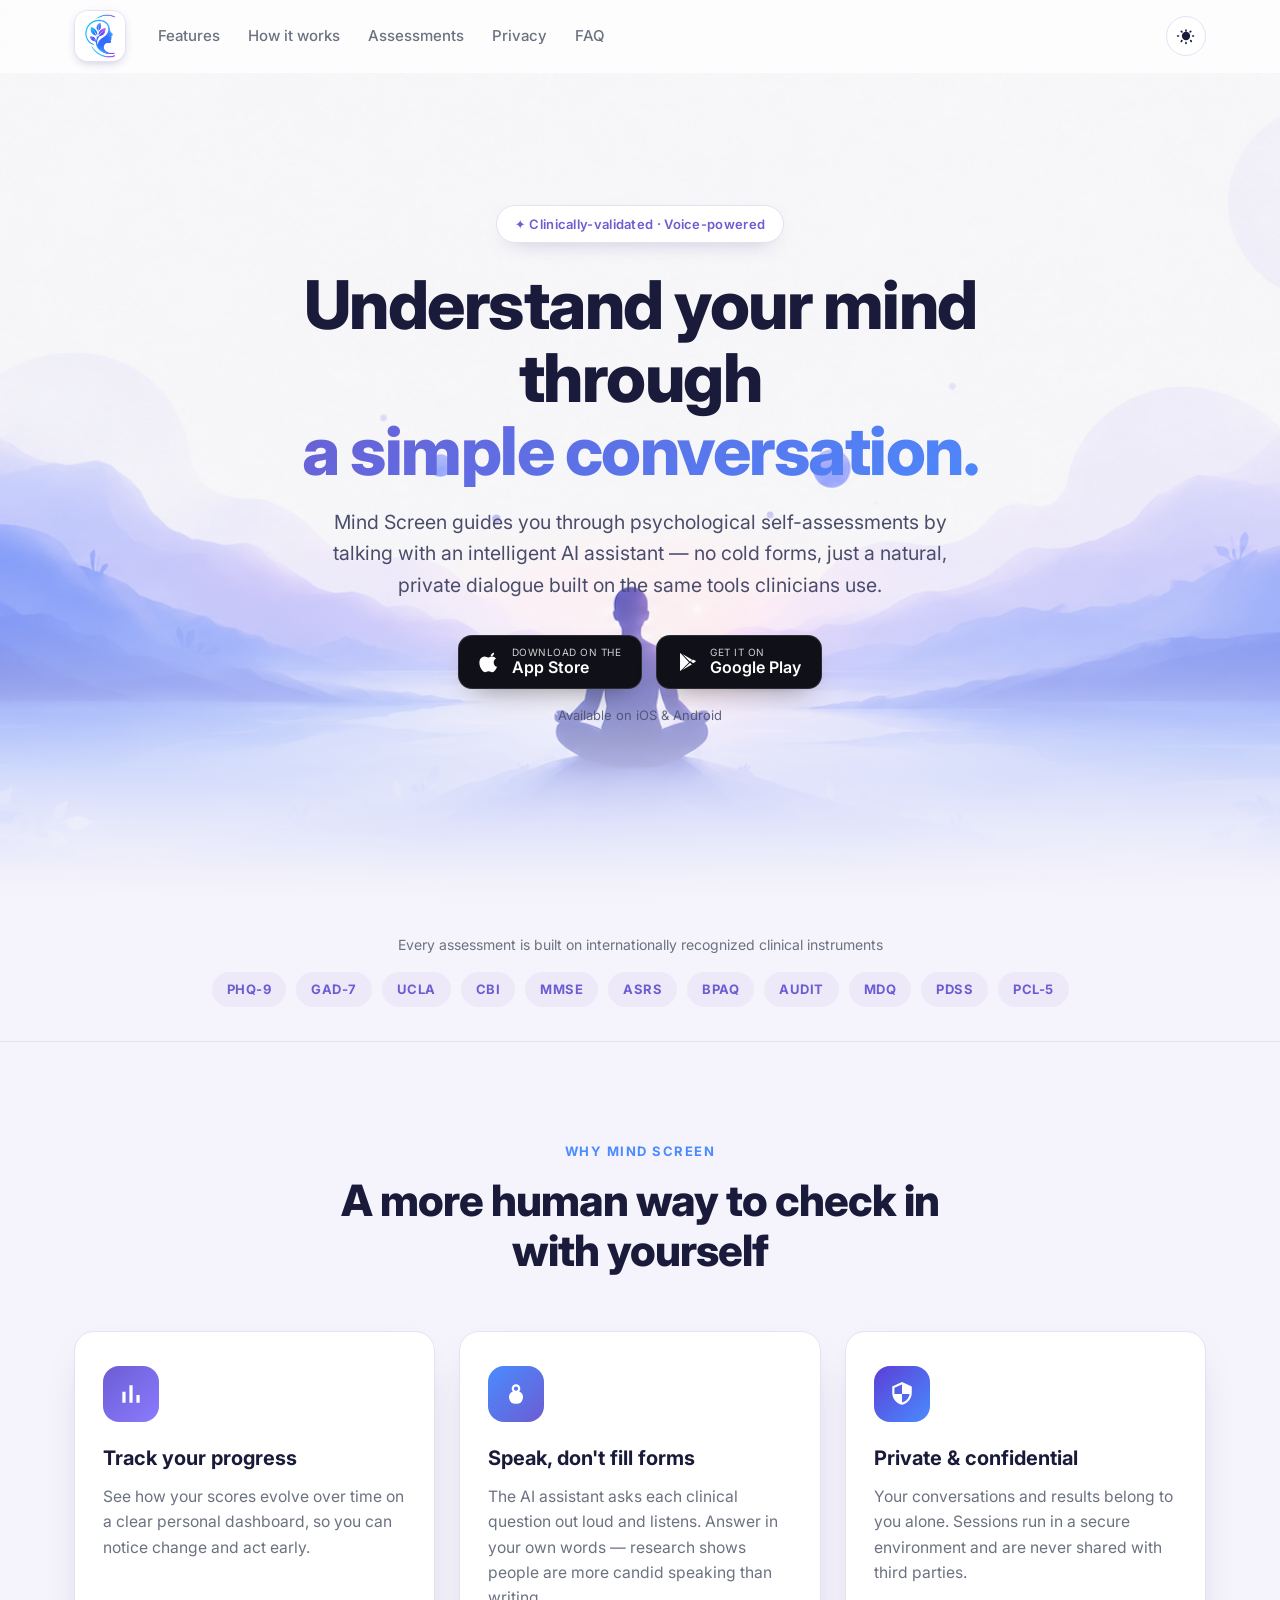
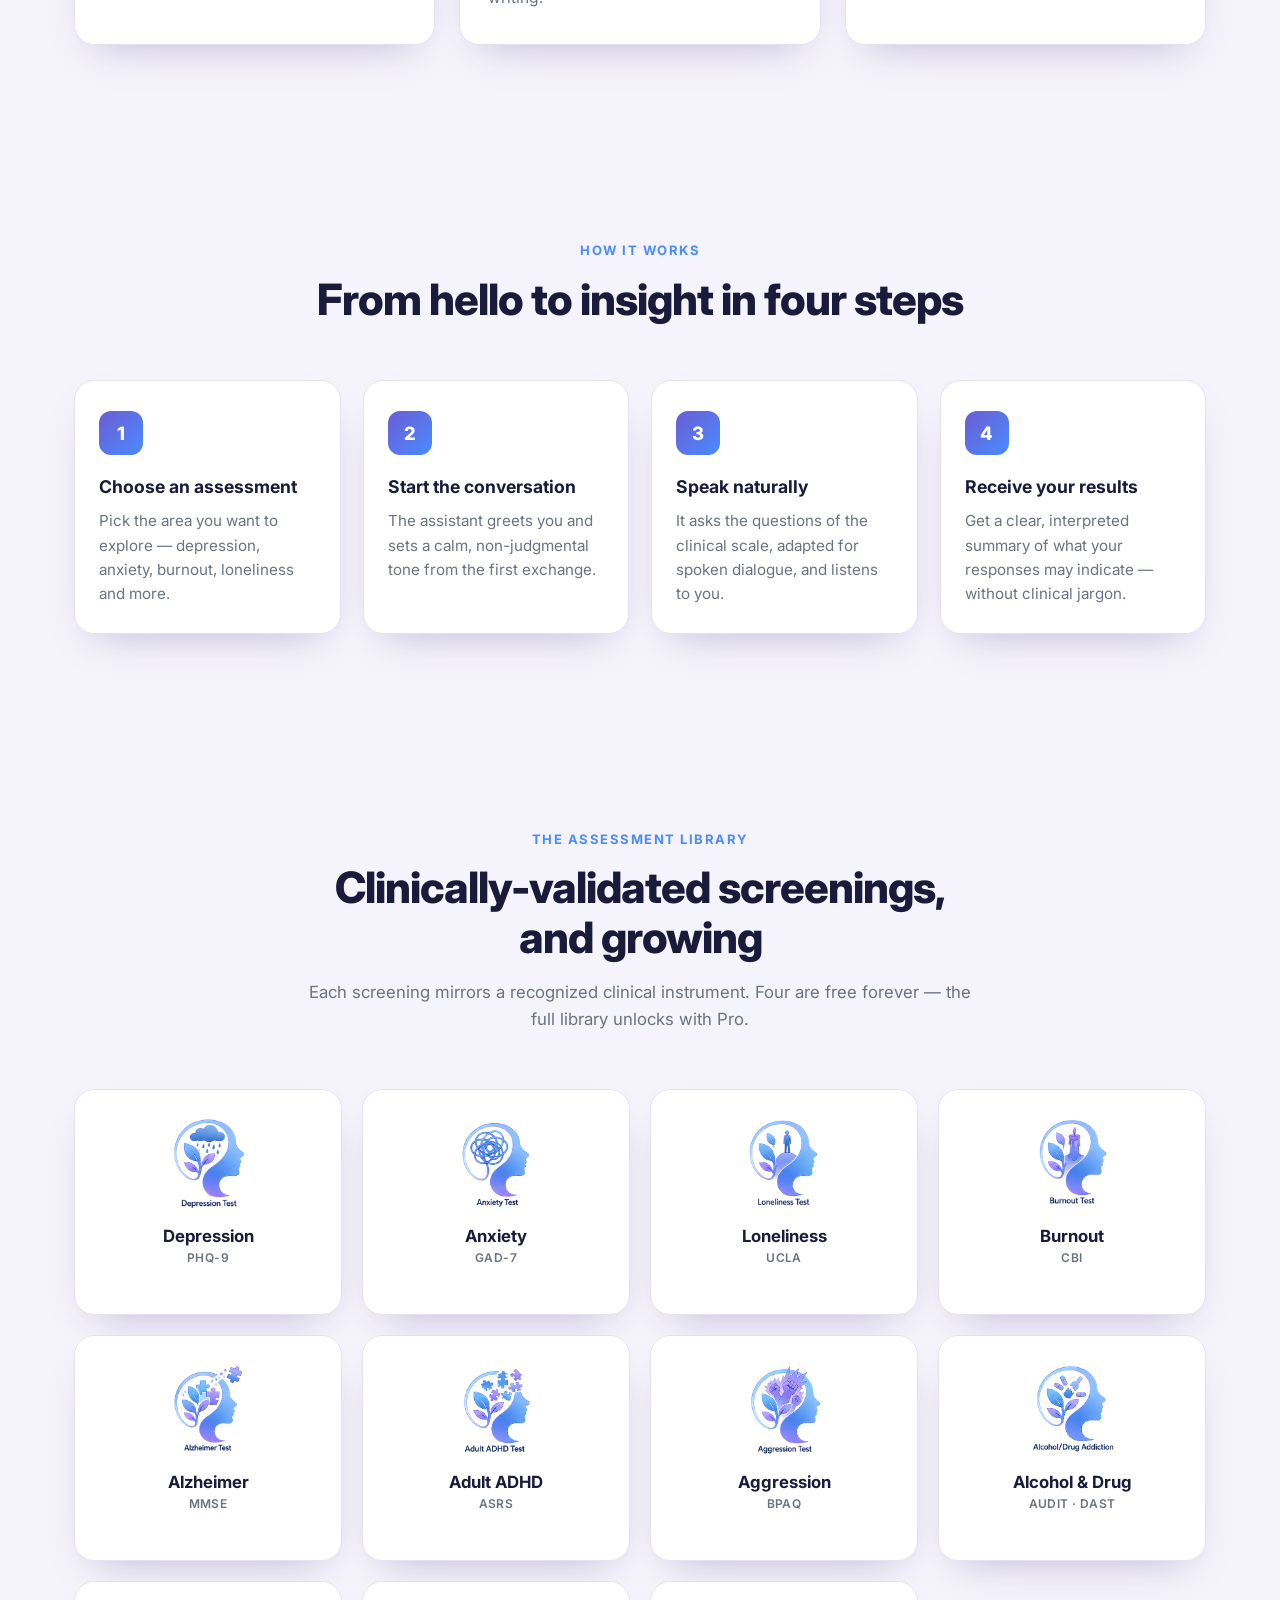
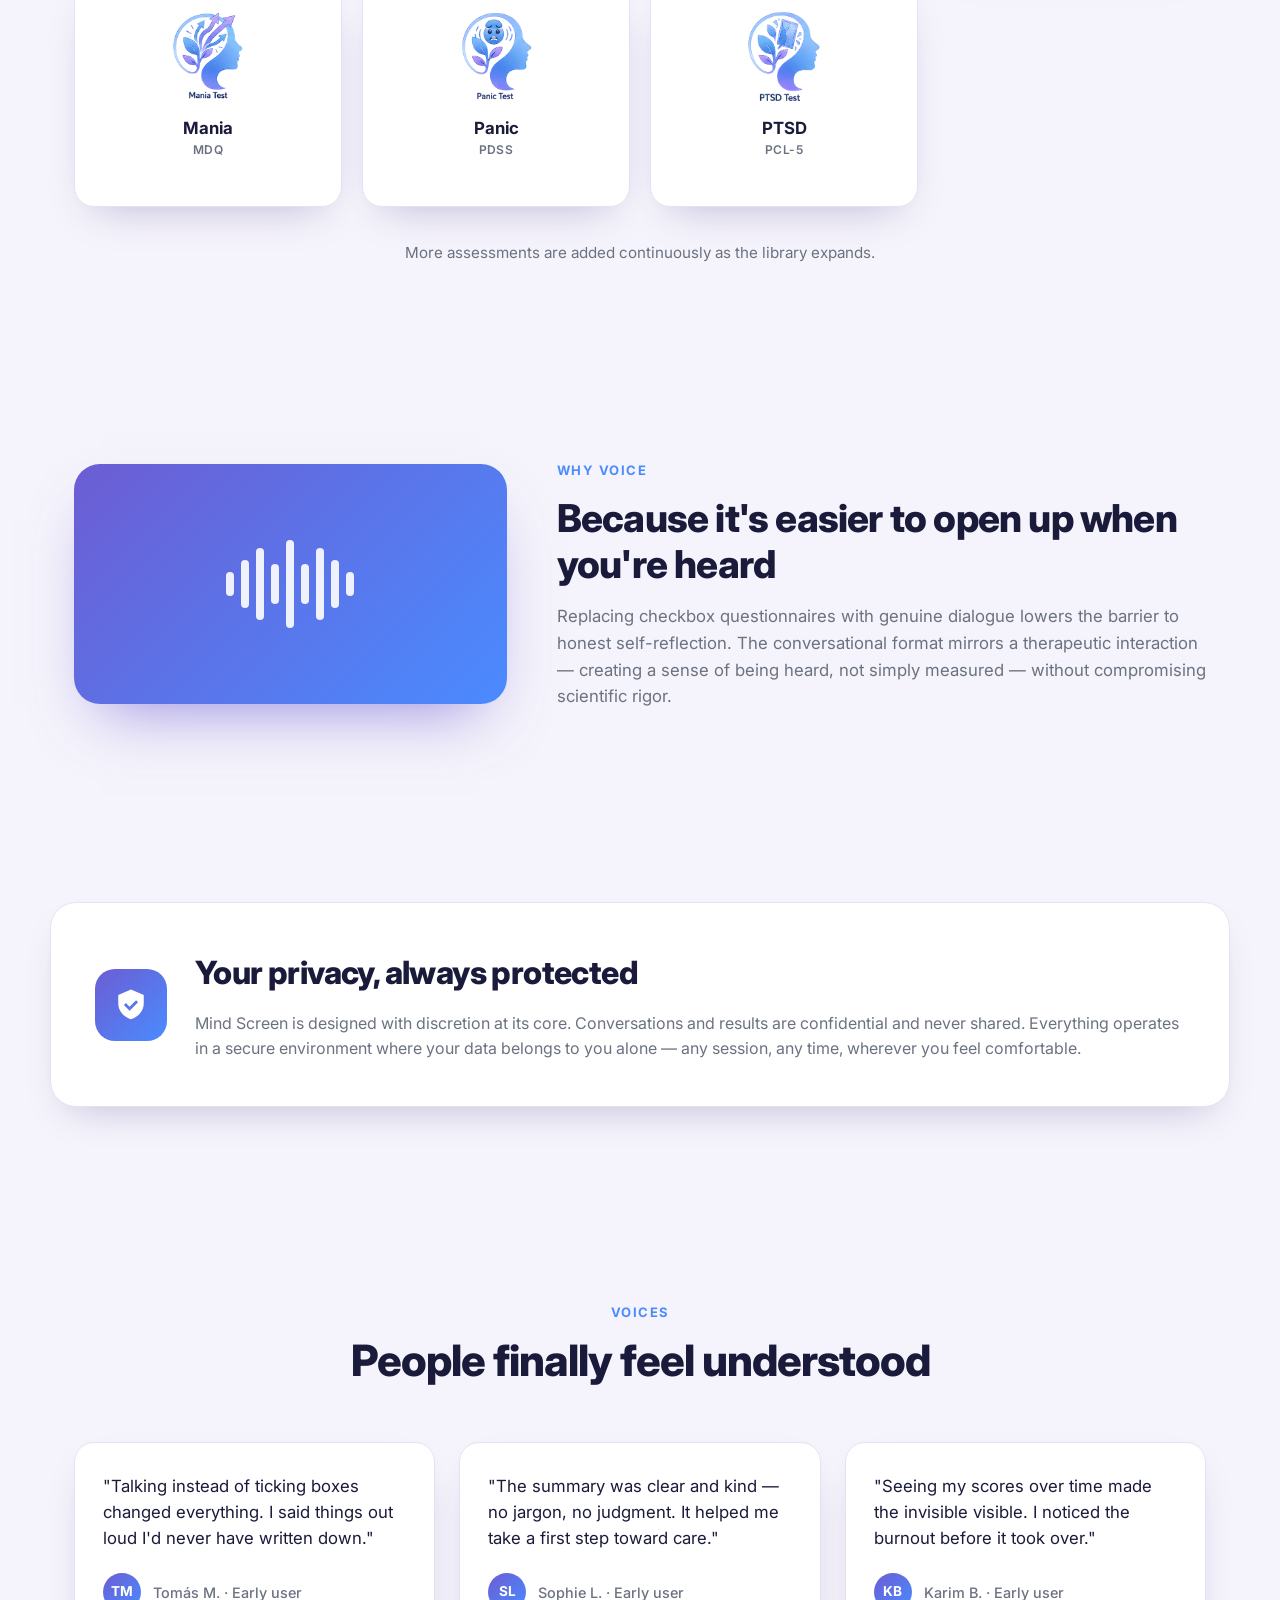
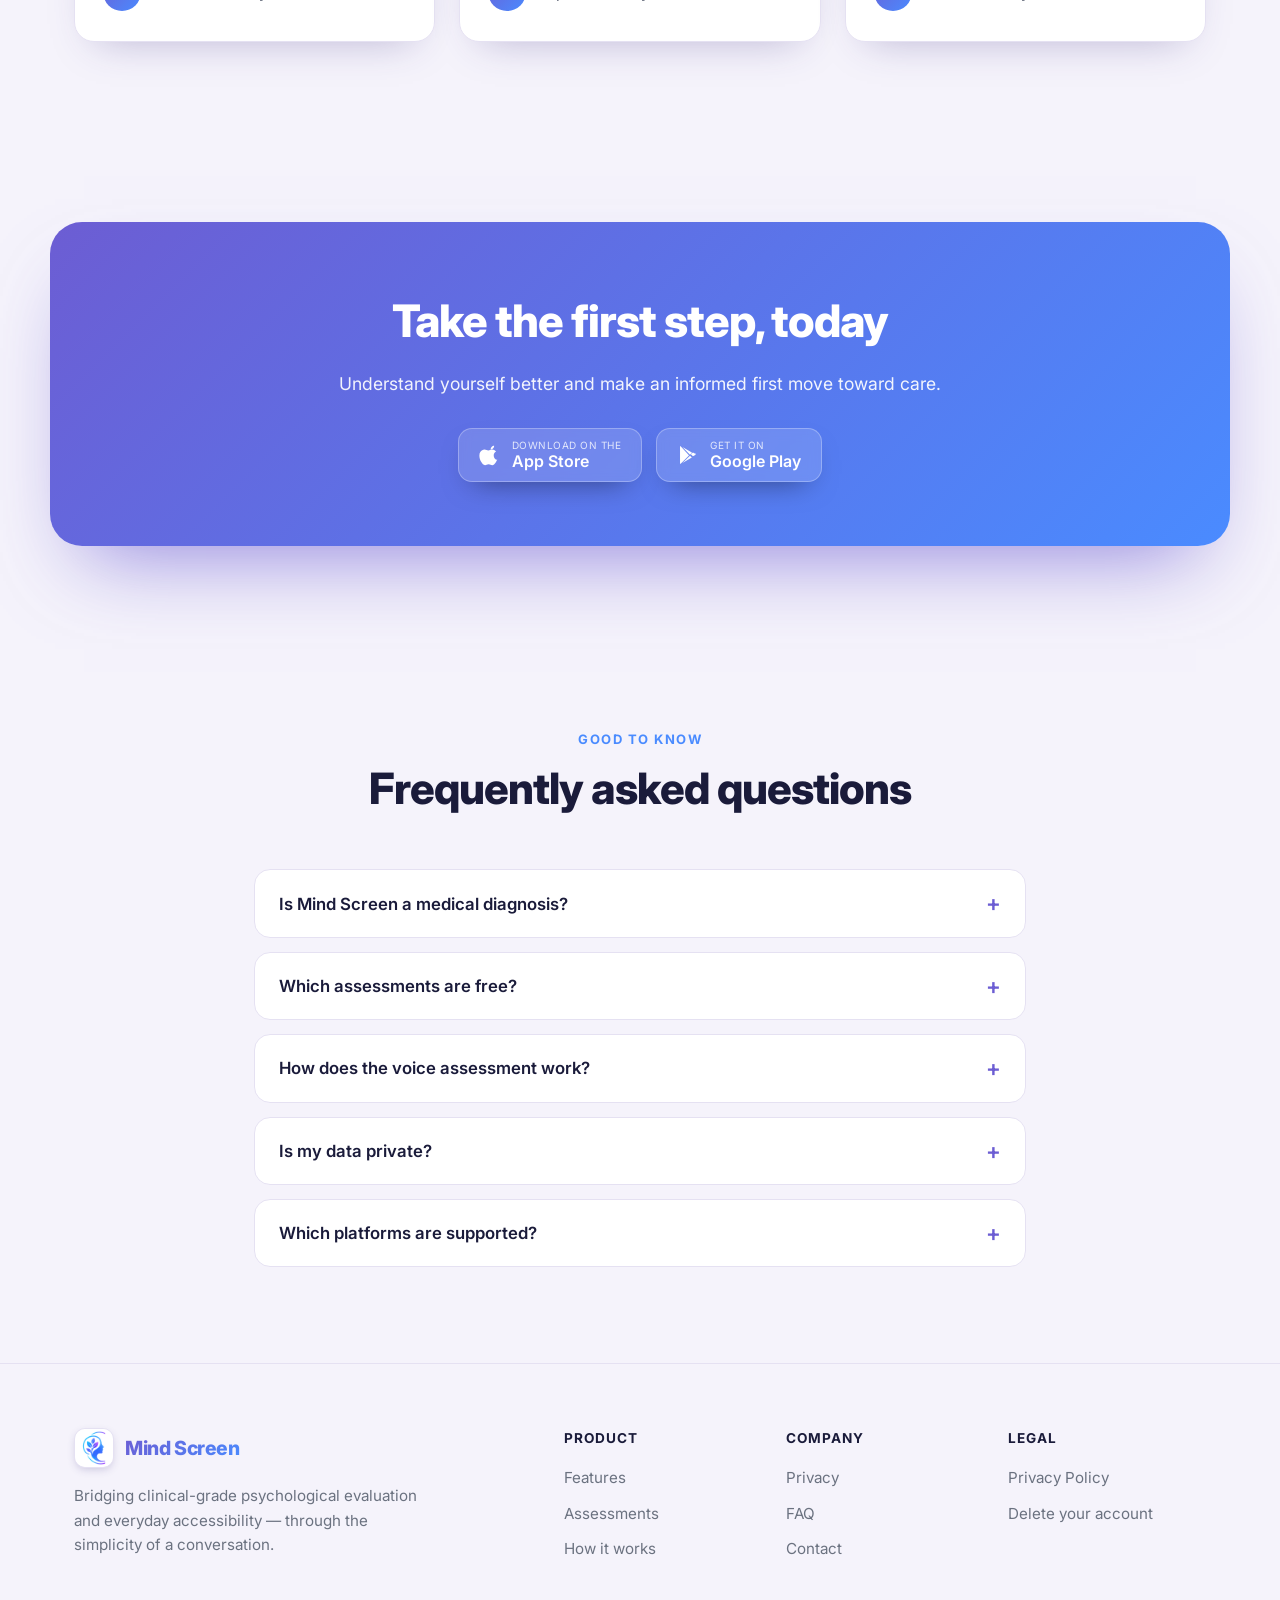
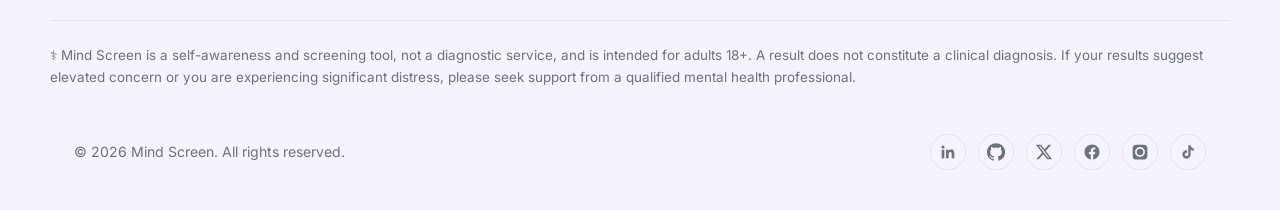
<file: index.html>
<!DOCTYPE html>
<html lang="en">
<head>
  <meta charset="UTF-8" />
  <meta name="viewport" content="width=device-width, initial-scale=1.0" />
  <title>Mind Screen — Talk. Understand. Feel better.</title>
  <meta name="description" content="Mind Screen is a voice-powered mental wellness app. Take clinically-validated psychological self-assessments through a natural conversation with an AI assistant. Private, bilingual, and grounded in the tools clinicians use." />
  <link rel="canonical" href="https://mind-screen.com/" />
  <meta name="google-site-verification" content="cMYpEpuEHdYXwOGwDLk_UrN5MnhK3qgK30qUip8cp_0" />
  <meta name="theme-color" content="#6C5DD3" />
  <link rel="icon" type="image/svg+xml" href="assets/img/favicon.svg" />
  <link rel="icon" type="image/png" href="assets/img/app-icon.png" />
  <link rel="apple-touch-icon" href="assets/img/app-icon.png" />
  <link rel="preconnect" href="https://fonts.googleapis.com" />
  <link rel="preconnect" href="https://fonts.gstatic.com" crossorigin />
  <link href="https://fonts.googleapis.com/css2?family=Inter:wght@400;500;600;700;800&family=Playfair+Display:wght@600;700&display=swap" rel="stylesheet" />
  <link rel="stylesheet" href="assets/css/styles.css?v=3" />
</head>
<body>
  <!-- ============================ HEADER ============================ -->
  <header class="site-header" id="siteHeader">
    <div class="container header-inner">
      <a href="#top" class="brand" aria-label="Mind Screen home">
        <img src="assets/img/app-icon.png" alt="Mind Screen" class="brand-icon" />
      </a>

      <nav class="main-nav" aria-label="Primary">
        <a href="#features" data-i18n="nav.features">Features</a>
        <a href="#how" data-i18n="nav.how">How it works</a>
        <a href="#tests" data-i18n="nav.tests">Assessments</a>
        <a href="#privacy" data-i18n="nav.privacy">Privacy</a>
        <a href="#faq" data-i18n="nav.faq">FAQ</a>
      </nav>

      <div class="header-actions">
        <button class="theme-toggle" id="themeToggle" aria-label="Toggle dark mode" title="Toggle theme">
          <svg class="icon-sun" viewBox="0 0 24 24" width="20" height="20" aria-hidden="true"><path fill="currentColor" d="M12 17a5 5 0 1 0 0-10 5 5 0 0 0 0 10Zm0-13a1 1 0 0 1 1 1v1a1 1 0 1 1-2 0V5a1 1 0 0 1 1-1Zm0 15a1 1 0 0 1 1 1v1a1 1 0 1 1-2 0v-1a1 1 0 0 1 1-1ZM4 12a1 1 0 0 1-1 1H2a1 1 0 1 1 0-2h1a1 1 0 0 1 1 1Zm18 0a1 1 0 0 1-1 1h-1a1 1 0 1 1 0-2h1a1 1 0 0 1 1 1ZM5.64 5.64a1 1 0 0 1 1.42 0l.7.7A1 1 0 1 1 6.34 7.76l-.7-.7a1 1 0 0 1 0-1.42Zm11.3 11.3a1 1 0 0 1 1.42 0l.7.7a1 1 0 1 1-1.42 1.42l-.7-.7a1 1 0 0 1 0-1.42Zm1.42-11.3a1 1 0 0 1 0 1.42l-.7.7a1 1 0 1 1-1.42-1.42l.7-.7a1 1 0 0 1 1.42 0ZM7.76 16.94a1 1 0 0 1 0 1.42l-.7.7a1 1 0 0 1-1.42-1.42l.7-.7a1 1 0 0 1 1.42 0Z"/></svg>
          <svg class="icon-moon" viewBox="0 0 24 24" width="20" height="20" aria-hidden="true"><path fill="currentColor" d="M21.64 13a1 1 0 0 0-1.05-.14 8 8 0 0 1-3.37.73 8.15 8.15 0 0 1-8.14-8.1 8 8 0 0 1 .74-3.4 1 1 0 0 0-1.19-1.36A10.14 10.14 0 1 0 22 14.05a1 1 0 0 0-.36-1.05Z"/></svg>
        </button>
        <a href="#get-app" class="btn btn-primary btn-sm nav-cta" data-i18n="nav.cta">Get the app</a>
        <button class="menu-toggle" id="menuToggle" aria-label="Open menu" aria-expanded="false">
          <span></span><span></span><span></span>
        </button>
      </div>
    </div>
  </header>

  <a id="top"></a>

  <!-- ============================ HERO ============================ -->
  <section class="hero" id="hero">
    <div class="hero-bg" aria-hidden="true"></div>
    <div class="container hero-inner">
      <span class="pill" data-i18n="hero.badge">✦ Clinically-validated · Voice-powered</span>
      <h1 class="hero-title">
        <span data-i18n="hero.title1">Understand your mind through</span>
        <span class="grad-text" data-i18n="hero.title2">a simple conversation.</span>
      </h1>
      <p class="hero-sub" data-i18n="hero.sub">Mind Screen guides you through psychological self-assessments by talking with an intelligent AI assistant — no cold forms, just a natural, private dialogue built on the same tools clinicians use.</p>

      <div class="store-badges" id="get-app">
        <a href="#" class="store-badge store-badge-soon" aria-label="Download on the App Store">
          <svg viewBox="0 0 24 24" width="22" height="22" aria-hidden="true"><path fill="currentColor" d="M16.5 1.9c.1 1-.3 2-1 2.8-.7.8-1.8 1.4-2.8 1.3-.1-1 .4-2 1-2.7.7-.8 1.9-1.4 2.8-1.4ZM19.9 17c-.5 1.2-.8 1.7-1.5 2.8-1 1.5-2.3 3.3-4 3.3-1.5 0-1.9-1-3.9-1s-2.5 1-3.9 1c-1.7 0-3-1.7-3.9-3.1-2.6-4-2.9-8.7-1.3-11.2 1.1-1.7 2.9-2.8 4.6-2.8 1.7 0 2.8 1 4.2 1 1.4 0 2.2-1 4.2-1 1.5 0 3.1.8 4.2 2.3-3.7 2-3.1 7.3.2 8.9Z"/></svg>
          <span><small data-i18n="store.on">Download on the</small><strong>App Store</strong></span>
        </a>
        <a href="https://play.google.com/store/apps/details?id=com.mindscreen.app" class="store-badge" target="_blank" rel="noopener" aria-label="Get it on Google Play">
          <svg viewBox="0 0 24 24" width="22" height="22" aria-hidden="true"><path fill="currentColor" d="M3.6 2.2c-.2.3-.3.7-.3 1.2v17.2c0 .5.1.9.3 1.2l.1.1L13 12.6v-.2L3.7 2.1l-.1.1Zm12.6 7.1L5.9 3.4l8.3 8.3 2-1.8-.0-.6ZM5.9 20.6l10.3-5.9-2-2-8.3 8v-.1Zm14-9.9-2.5-1.4-2.2 2 2.2 2 2.5-1.4c.7-.4.7-1.4 0-1.8Z"/></svg>
          <span><small data-i18n="store.get">GET IT ON</small><strong>Google Play</strong></span>
        </a>
      </div>
      <p class="hero-note"><span data-i18n="hero.note">Available on iOS &amp; Android</span></p>
    </div>
    <div class="hero-fade" aria-hidden="true"></div>
  </section>

  <!-- ============================ TRUST STRIP ============================ -->
  <section class="trust" aria-label="Clinical scales">
    <div class="container">
      <p class="trust-label" data-i18n="trust.label">Every assessment is built on internationally recognized clinical instruments</p>
      <ul class="scale-chips">
        <li>PHQ-9</li><li>GAD-7</li><li>UCLA</li><li>CBI</li><li>MMSE</li>
        <li>ASRS</li><li>BPAQ</li><li>AUDIT</li><li>MDQ</li><li>PDSS</li><li>PCL-5</li>
      </ul>
    </div>
  </section>

  <!-- ============================ FEATURES ============================ -->
  <section class="section" id="features">
    <div class="container">
      <div class="section-head reveal">
        <span class="eyebrow" data-i18n="features.eyebrow">Why Mind Screen</span>
        <h2 data-i18n="features.title">A more human way to check in with yourself</h2>
      </div>
      <div class="cards-3">
        <article class="feature-card reveal">
          <div class="feature-ic ic-a">
            <svg viewBox="0 0 24 24" width="26" height="26"><path fill="currentColor" d="M4 20V10h3v10H4Zm6.5 0V4h3v16h-3ZM17 20v-7h3v7h-3Z"/></svg>
          </div>
          <h3 data-i18n="feature1.t">Track your progress</h3>
          <p data-i18n="feature1.d">See how your scores evolve over time on a clear personal dashboard, so you can notice change and act early.</p>
        </article>
        <article class="feature-card reveal">
          <div class="feature-ic ic-b">
            <svg viewBox="0 0 24 24" width="26" height="26"><path fill="currentColor" d="M12 3a4 4 0 0 1 4 4 4 4 0 0 1-1 2.6A6 6 0 0 1 12 21a6 6 0 0 1-3-11.4A4 4 0 0 1 8 7a4 4 0 0 1 4-4Zm0 6a2 2 0 1 0 0-4 2 2 0 0 0 0 4Z"/></svg>
          </div>
          <h3 data-i18n="feature2.t">Speak, don't fill forms</h3>
          <p data-i18n="feature2.d">The AI assistant asks each clinical question out loud and listens. Answer in your own words — research shows people are more candid speaking than writing.</p>
        </article>
        <article class="feature-card reveal">
          <div class="feature-ic ic-c">
            <svg viewBox="0 0 24 24" width="26" height="26"><path fill="currentColor" d="M12 1 3 5v6c0 5 3.8 9.7 9 11 5.2-1.3 9-6 9-11V5l-9-4Zm0 10.9h7c-.5 3.6-3 6.9-7 8V12H5V6.3l7-3.1v8.7Z"/></svg>
          </div>
          <h3 data-i18n="feature3.t">Private &amp; confidential</h3>
          <p data-i18n="feature3.d">Your conversations and results belong to you alone. Sessions run in a secure environment and are never shared with third parties.</p>
        </article>
      </div>
    </div>
  </section>

  <!-- ============================ HOW IT WORKS ============================ -->
  <section class="section how" id="how">
    <div class="container">
      <div class="section-head reveal">
        <span class="eyebrow" data-i18n="how.eyebrow">How it works</span>
        <h2 data-i18n="how.title">From hello to insight in four steps</h2>
      </div>
      <div class="steps">
        <div class="step reveal">
          <span class="step-n">1</span>
          <h3 data-i18n="how1.t">Choose an assessment</h3>
          <p data-i18n="how1.d">Pick the area you want to explore — depression, anxiety, burnout, loneliness and more.</p>
        </div>
        <div class="step reveal">
          <span class="step-n">2</span>
          <h3 data-i18n="how2.t">Start the conversation</h3>
          <p data-i18n="how2.d">The assistant greets you and sets a calm, non-judgmental tone from the first exchange.</p>
        </div>
        <div class="step reveal">
          <span class="step-n">3</span>
          <h3 data-i18n="how3.t">Speak naturally</h3>
          <p data-i18n="how3.d">It asks the questions of the clinical scale, adapted for spoken dialogue, and listens to you.</p>
        </div>
        <div class="step reveal">
          <span class="step-n">4</span>
          <h3 data-i18n="how4.t">Receive your results</h3>
          <p data-i18n="how4.d">Get a clear, interpreted summary of what your responses may indicate — without clinical jargon.</p>
        </div>
      </div>
    </div>
  </section>

  <!-- ============================ TESTS LIBRARY ============================ -->
  <section class="section tests" id="tests">
    <div class="container">
      <div class="section-head reveal">
        <span class="eyebrow" data-i18n="tests.eyebrow">The assessment library</span>
        <h2 data-i18n="tests.title">Clinically-validated screenings, and growing</h2>
        <p class="section-lead" data-i18n="tests.lead">Each screening mirrors a recognized clinical instrument. Four are free forever — the full library unlocks with Pro.</p>
      </div>
      <div class="tests-grid" id="testsGrid"><!-- injected by JS --></div>
      <p class="tests-foot" data-i18n="tests.foot">More assessments are added continuously as the library expands.</p>
    </div>
  </section>

  <!-- ============================ VOICE SECTION ============================ -->
  <section class="section voice">
    <div class="container voice-inner">
      <div class="voice-visual reveal" aria-hidden="true">
        <div class="wave"><span></span><span></span><span></span><span></span><span></span><span></span><span></span><span></span><span></span></div>
      </div>
      <div class="voice-text reveal">
        <span class="eyebrow" data-i18n="voice.eyebrow">Why voice</span>
        <h2 data-i18n="voice.title">Because it's easier to open up when you're heard</h2>
        <p data-i18n="voice.d">Replacing checkbox questionnaires with genuine dialogue lowers the barrier to honest self-reflection. The conversational format mirrors a therapeutic interaction — creating a sense of being heard, not simply measured — without compromising scientific rigor.</p>
      </div>
    </div>
  </section>

  <!-- ============================ PRIVACY ============================ -->
  <section class="section privacy" id="privacy">
    <div class="container privacy-card reveal">
      <div class="privacy-ic">
        <svg viewBox="0 0 24 24" width="34" height="34"><path fill="currentColor" d="M12 1 3 5v6c0 5 3.8 9.7 9 11 5.2-1.3 9-6 9-11V5l-9-4Zm-1 15-4-4 1.4-1.4L11 13.2l4.6-4.6L17 10l-6 6Z"/></svg>
      </div>
      <div>
        <h2 data-i18n="privacy.title">Your privacy, always protected</h2>
        <p data-i18n="privacy.d">Mind Screen is designed with discretion at its core. Conversations and results are confidential and never shared. Everything operates in a secure environment where your data belongs to you alone — any session, any time, wherever you feel comfortable.</p>
      </div>
    </div>
  </section>

  <!-- ============================ TESTIMONIALS ============================ -->
  <section class="section testimonials">
    <div class="container">
      <div class="section-head reveal">
        <span class="eyebrow" data-i18n="testi.eyebrow">Voices</span>
        <h2 data-i18n="testi.title">People finally feel understood</h2>
      </div>
      <div class="cards-3">
        <figure class="quote reveal">
          <blockquote data-i18n="testi1.q">"Talking instead of ticking boxes changed everything. I said things out loud I'd never have written down."</blockquote>
          <figcaption><span class="avatar">TM</span><span data-i18n="testi1.a">Tomás M. · Early user</span></figcaption>
        </figure>
        <figure class="quote reveal">
          <blockquote data-i18n="testi2.q">"The summary was clear and kind — no jargon, no judgment. It helped me take a first step toward care."</blockquote>
          <figcaption><span class="avatar">SL</span><span data-i18n="testi2.a">Sophie L. · Early user</span></figcaption>
        </figure>
        <figure class="quote reveal">
          <blockquote data-i18n="testi3.q">"Seeing my scores over time made the invisible visible. I noticed the burnout before it took over."</blockquote>
          <figcaption><span class="avatar">KB</span><span data-i18n="testi3.a">Karim B. · Early user</span></figcaption>
        </figure>
      </div>
    </div>
  </section>

  <!-- ============================ CTA BAND ============================ -->
  <section class="cta-band">
    <div class="container cta-inner reveal">
      <h2 data-i18n="cta.title">Take the first step, today</h2>
      <p data-i18n="cta.sub">Understand yourself better and make an informed first move toward care.</p>
      <div class="store-badges">
        <a href="#" class="store-badge store-badge-soon" aria-label="Download on the App Store">
          <svg viewBox="0 0 24 24" width="22" height="22" aria-hidden="true"><path fill="currentColor" d="M16.5 1.9c.1 1-.3 2-1 2.8-.7.8-1.8 1.4-2.8 1.3-.1-1 .4-2 1-2.7.7-.8 1.9-1.4 2.8-1.4ZM19.9 17c-.5 1.2-.8 1.7-1.5 2.8-1 1.5-2.3 3.3-4 3.3-1.5 0-1.9-1-3.9-1s-2.5 1-3.9 1c-1.7 0-3-1.7-3.9-3.1-2.6-4-2.9-8.7-1.3-11.2 1.1-1.7 2.9-2.8 4.6-2.8 1.7 0 2.8 1 4.2 1 1.4 0 2.2-1 4.2-1 1.5 0 3.1.8 4.2 2.3-3.7 2-3.1 7.3.2 8.9Z"/></svg>
          <span><small data-i18n="store.on">Download on the</small><strong>App Store</strong></span>
        </a>
        <a href="https://play.google.com/store/apps/details?id=com.mindscreen.app" class="store-badge" target="_blank" rel="noopener" aria-label="Get it on Google Play">
          <svg viewBox="0 0 24 24" width="22" height="22" aria-hidden="true"><path fill="currentColor" d="M3.6 2.2c-.2.3-.3.7-.3 1.2v17.2c0 .5.1.9.3 1.2l.1.1L13 12.6v-.2L3.7 2.1l-.1.1Zm12.6 7.1L5.9 3.4l8.3 8.3 2-1.8-.0-.6ZM5.9 20.6l10.3-5.9-2-2-8.3 8v-.1Zm14-9.9-2.5-1.4-2.2 2 2.2 2 2.5-1.4c.7-.4.7-1.4 0-1.8Z"/></svg>
          <span><small data-i18n="store.get">GET IT ON</small><strong>Google Play</strong></span>
        </a>
      </div>
    </div>
  </section>

  <!-- ============================ FAQ ============================ -->
  <section class="section faq" id="faq">
    <div class="container faq-container">
      <div class="section-head reveal">
        <span class="eyebrow" data-i18n="faq.eyebrow">Good to know</span>
        <h2 data-i18n="faq.title">Frequently asked questions</h2>
      </div>
      <div class="faq-list" id="faqList"><!-- injected by JS --></div>
    </div>
  </section>

  <!-- ============================ FOOTER ============================ -->
  <footer class="site-footer">
    <div class="container footer-top">
      <div class="footer-brand">
        <a href="#top" class="footer-logo">
          <img src="assets/img/app-icon.png" alt="Mind Screen" class="brand-icon" />
          <span class="brand-name">Mind Screen</span>
        </a>
        <p data-i18n="footer.tagline">Bridging clinical-grade psychological evaluation and everyday accessibility — through the simplicity of a conversation.</p>
      </div>
      <div class="footer-cols">
        <div class="footer-col">
          <h4 data-i18n="footer.product">Product</h4>
          <a href="#features" data-i18n="nav.features">Features</a>
          <a href="#tests" data-i18n="nav.tests">Assessments</a>
          <a href="#how" data-i18n="nav.how">How it works</a>
        </div>
        <div class="footer-col">
          <h4 data-i18n="footer.company">Company</h4>
          <a href="#privacy" data-i18n="nav.privacy">Privacy</a>
          <a href="#faq" data-i18n="nav.faq">FAQ</a>
          <a href="mailto:mindesuite1@gmail.com" data-i18n="footer.contact">Contact</a>
        </div>
        <div class="footer-col">
          <h4 data-i18n="footer.legal">Legal</h4>
          <a href="/privacy" data-i18n="footer.privacyp">Privacy Policy</a>
          <a href="/delete-account">Delete your account</a>
        </div>
      </div>
    </div>
    <div class="container footer-disclaimer">
      <p data-i18n="footer.disclaimer">⚕️ Mind Screen is a self-awareness and screening tool, not a diagnostic service, and is intended for adults 18+. A result does not constitute a clinical diagnosis. If your results suggest elevated concern or you are experiencing significant distress, please seek support from a qualified mental health professional.</p>
    </div>
    <div class="container footer-bottom">
      <span data-i18n="footer.rights">© 2026 Mind Screen. All rights reserved.</span>
      <div class="footer-social">
        <a href="https://www.linkedin.com/company/mind-screen" target="_blank" rel="noopener" aria-label="LinkedIn"><svg viewBox="0 0 24 24" width="18" height="18"><path fill="currentColor" d="M20.45 20.45h-3.55v-5.57c0-1.33-.03-3.04-1.85-3.04-1.85 0-2.14 1.45-2.14 2.94v5.67H9.35V9h3.41v1.56h.05c.48-.9 1.64-1.85 3.37-1.85 3.6 0 4.27 2.37 4.27 5.46v6.28ZM5.34 7.43a2.06 2.06 0 1 1 0-4.13 2.06 2.06 0 0 1 0 4.13ZM7.12 20.45H3.56V9h3.56v11.45Z"/></svg></a>
        <a href="https://github.com/mind-screen" target="_blank" rel="noopener" aria-label="GitHub"><svg viewBox="0 0 24 24" width="18" height="18"><path fill="currentColor" d="M12 .3a12 12 0 0 0-3.8 23.4c.6.1.8-.3.8-.6v-2c-3.3.7-4-1.6-4-1.6-.6-1.4-1.4-1.8-1.4-1.8-1-.7.1-.7.1-.7 1.2 0 1.9 1.2 1.9 1.2 1 1.8 2.8 1.3 3.5 1 0-.8.4-1.3.7-1.6-2.7-.3-5.5-1.3-5.5-6 0-1.2.5-2.3 1.3-3.1-.2-.4-.6-1.6 0-3.2 0 0 1-.3 3.4 1.2a11.5 11.5 0 0 1 6 0c2.3-1.5 3.3-1.2 3.3-1.2.7 1.6.3 2.8.2 3.2.8.8 1.2 1.9 1.2 3.1 0 4.7-2.8 5.7-5.5 6 .5.4.9 1.1.9 2.2v3.3c0 .3.1.7.8.6A12 12 0 0 0 12 .3Z"/></svg></a>
        <a href="https://x.com/mindscreenapp" target="_blank" rel="noopener" aria-label="X"><svg viewBox="0 0 24 24" width="18" height="18"><path fill="currentColor" d="M18.24 2.25h3.31l-7.23 8.26 8.5 11.24h-6.66l-5.21-6.82-5.97 6.82H1.68l7.73-8.84L1.25 2.25h6.83l4.71 6.23 5.45-6.23Zm-1.16 17.52h1.83L7.08 4.13H5.12l11.96 15.64Z"/></svg></a>
        <a href="#" aria-label="Facebook"><svg viewBox="0 0 24 24" width="18" height="18"><path fill="currentColor" d="M22 12.06C22 6.5 17.52 2 12 2S2 6.5 2 12.06c0 5.02 3.66 9.18 8.44 9.94v-7.03H7.9v-2.9h2.54V9.85c0-2.52 1.49-3.91 3.78-3.91 1.1 0 2.24.2 2.24.2v2.47h-1.26c-1.24 0-1.63.78-1.63 1.57v1.88h2.78l-.44 2.9h-2.34V22c4.78-.76 8.44-4.92 8.44-9.94Z"/></svg></a>
        <a href="#" aria-label="Instagram"><svg viewBox="0 0 24 24" width="18" height="18"><path fill="currentColor" d="M12 2.2c3.2 0 3.6 0 4.9.1 1.2.1 1.8.3 2.2.4.6.2 1 .5 1.4.9.4.4.7.8.9 1.4.1.4.3 1 .4 2.2.1 1.3.1 1.7.1 4.9s0 3.6-.1 4.9c-.1 1.2-.3 1.8-.4 2.2-.2.6-.5 1-.9 1.4-.4.4-.8.7-1.4.9-.4.1-1 .3-2.2.4-1.3.1-1.7.1-4.9.1s-3.6 0-4.9-.1c-1.2-.1-1.8-.3-2.2-.4-.6-.2-1-.5-1.4-.9-.4-.4-.7-.8-.9-1.4-.1-.4-.3-1-.4-2.2C2.2 15.6 2.2 15.2 2.2 12s0-3.6.1-4.9c.1-1.2.3-1.8.4-2.2.2-.6.5-1 .9-1.4.4-.4.8-.7 1.4-.9.4-.1 1-.3 2.2-.4C8.4 2.2 8.8 2.2 12 2.2Zm0 3.2A6.6 6.6 0 1 0 12 18.6 6.6 6.6 0 0 0 12 5.4Zm0 10.9A4.3 4.3 0 1 1 12 7.7a4.3 4.3 0 0 1 0 8.6Zm6.8-11.2a1.5 1.5 0 1 1-3 0 1.5 1.5 0 0 1 3 0Z"/></svg></a>
        <a href="#" aria-label="TikTok"><svg viewBox="0 0 24 24" width="18" height="18"><path fill="currentColor" d="M16.6 5.82a4.28 4.28 0 0 1-1.05-2.82h-3.1v12.31a2.42 2.42 0 0 1-2.42 2.42 2.42 2.42 0 0 1 0-4.84c.26 0 .5.04.74.11v-3.2a5.6 5.6 0 0 0-.74-.05A5.55 5.55 0 1 0 15.53 15V9.06a7.34 7.34 0 0 0 4.29 1.37V7.34a4.28 4.28 0 0 1-3.22-1.52Z"/></svg></a>
      </div>
    </div>
  </footer>

  <!-- ============================ TEST DETAIL MODAL ============================ -->
  <div class="test-modal" id="testModal" role="dialog" aria-modal="true" aria-labelledby="testModalTitle" aria-hidden="true">
    <div class="tm-card" role="document">
      <button class="tm-close" aria-label="Close">
        <svg viewBox="0 0 24 24" width="20" height="20" aria-hidden="true"><path fill="currentColor" d="M18.3 5.71 12 12l6.3 6.29-1.42 1.42L10.59 13.4 5.71 18.3 4.3 16.88 10.59 12 4.3 5.71 5.71 4.3l4.88 4.88L16.88 4.3z"/></svg>
      </button>
      <div id="testModalBody"><!-- injected by JS --></div>
    </div>
  </div>

  <script src="assets/js/i18n.js?v=2"></script>
  <script src="assets/js/main.js?v=2"></script>
</body>
</html>
</file>
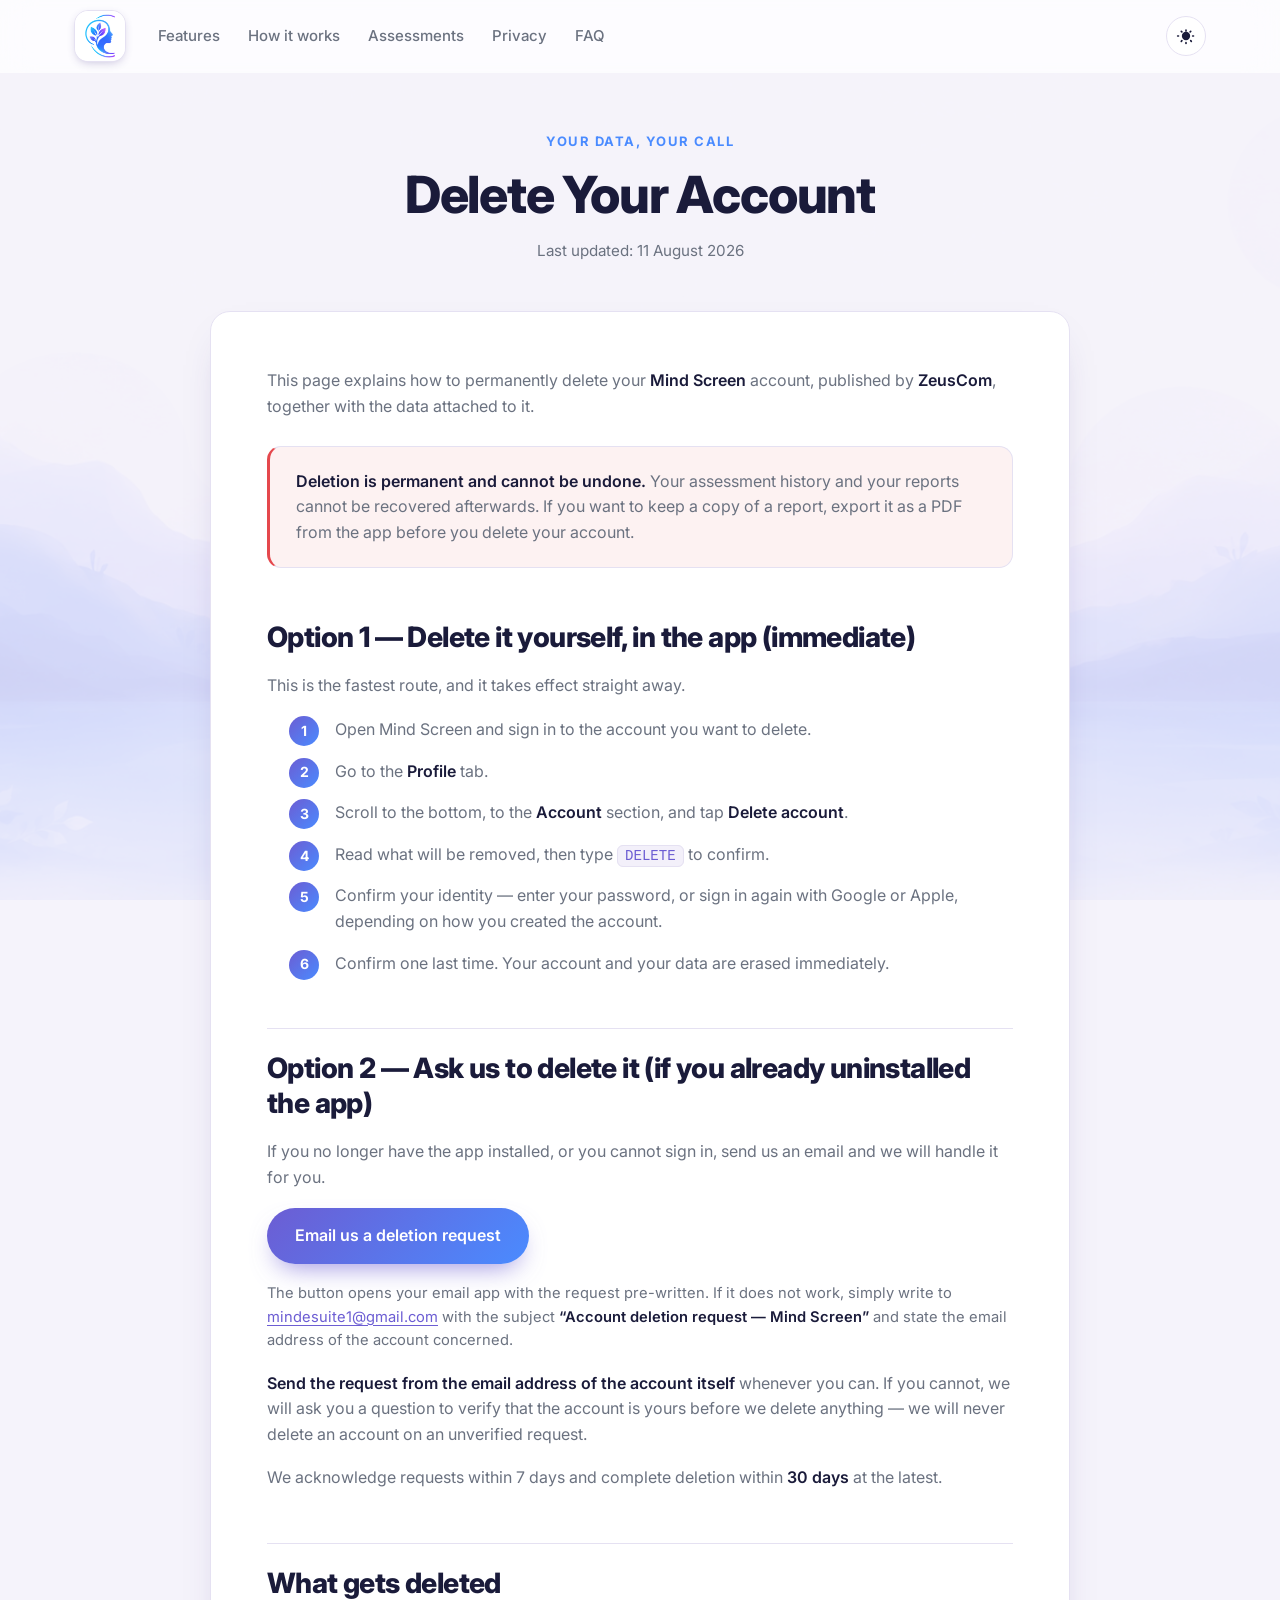
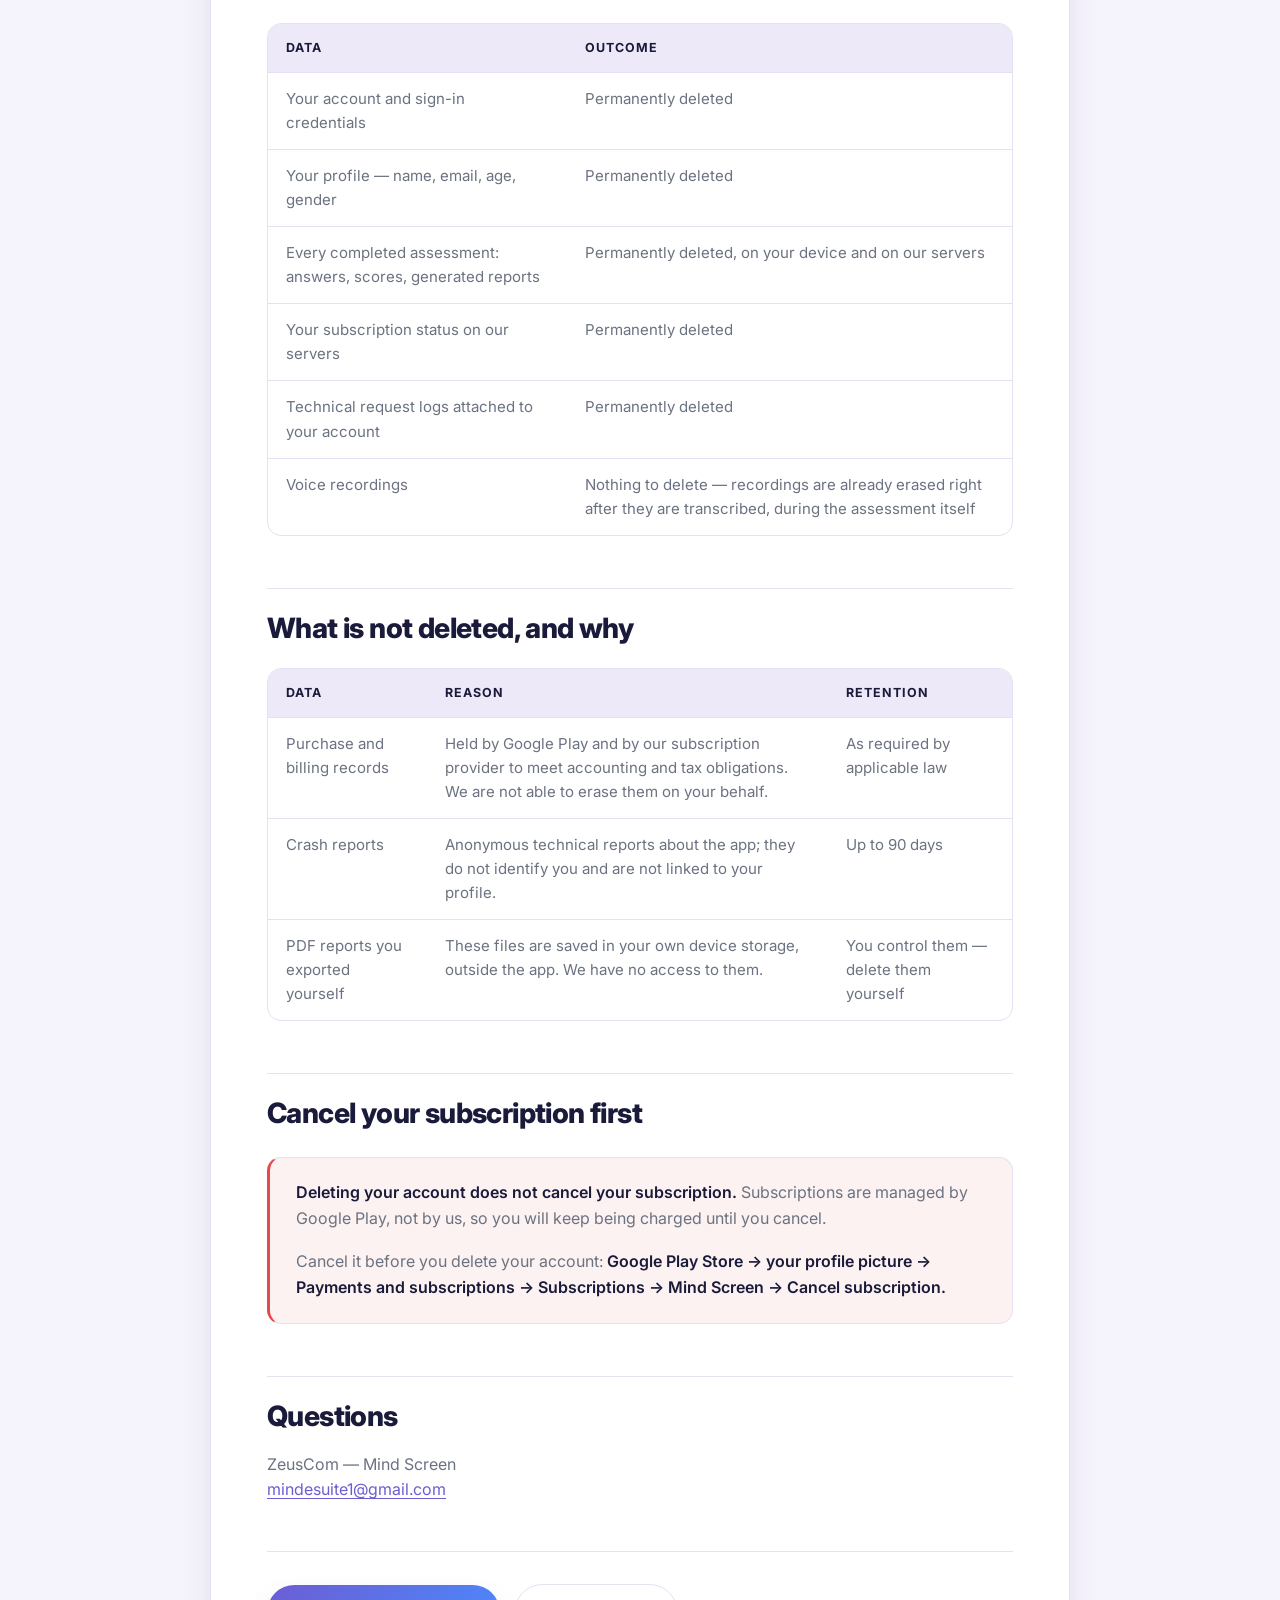
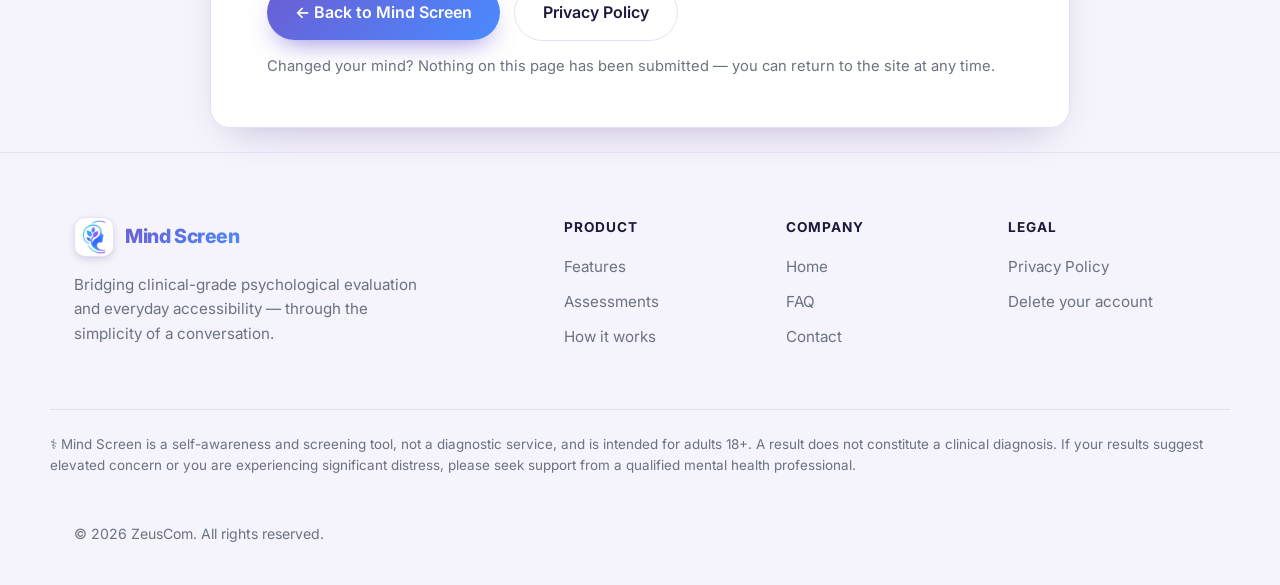
<file: delete-account/index.html>
<!DOCTYPE html>
<html lang="en">
<head>
  <meta charset="UTF-8" />
  <meta name="viewport" content="width=device-width, initial-scale=1.0" />
  <title>Delete Your Account — Mind Screen</title>
  <meta name="description" content="How to permanently delete your Mind Screen account and all associated data." />
  <link rel="canonical" href="https://mind-screen.com/delete-account" />
  <meta name="theme-color" content="#6C5DD3" />
  <link rel="icon" type="image/svg+xml" href="/assets/img/favicon.svg" />
  <link rel="icon" type="image/png" href="/assets/img/app-icon.png" />
  <link rel="apple-touch-icon" href="/assets/img/app-icon.png" />
  <link rel="preconnect" href="https://fonts.googleapis.com" />
  <link rel="preconnect" href="https://fonts.gstatic.com" crossorigin />
  <link href="https://fonts.googleapis.com/css2?family=Inter:wght@400;500;600;700;800&family=Playfair+Display:wght@600;700&display=swap" rel="stylesheet" />
  <link rel="stylesheet" href="/assets/css/styles.css?v=3" />
  <link rel="stylesheet" href="/assets/css/legal.css?v=2" />
</head>
<body>
  <!-- ============================ HEADER ============================ -->
  <header class="site-header" id="siteHeader">
    <div class="container header-inner">
      <a href="/" class="brand" aria-label="Mind Screen home">
        <img src="/assets/img/app-icon.png" alt="Mind Screen" class="brand-icon" />
      </a>

      <nav class="main-nav" aria-label="Primary">
        <a href="/#features">Features</a>
        <a href="/#how">How it works</a>
        <a href="/#tests">Assessments</a>
        <a href="/#privacy">Privacy</a>
        <a href="/#faq">FAQ</a>
      </nav>

      <div class="header-actions">
        <button class="theme-toggle" id="themeToggle" aria-label="Toggle dark mode" title="Toggle theme">
          <svg class="icon-sun" viewBox="0 0 24 24" width="20" height="20" aria-hidden="true"><path fill="currentColor" d="M12 17a5 5 0 1 0 0-10 5 5 0 0 0 0 10Zm0-13a1 1 0 0 1 1 1v1a1 1 0 1 1-2 0V5a1 1 0 0 1 1-1Zm0 15a1 1 0 0 1 1 1v1a1 1 0 1 1-2 0v-1a1 1 0 0 1 1-1ZM4 12a1 1 0 0 1-1 1H2a1 1 0 1 1 0-2h1a1 1 0 0 1 1 1Zm18 0a1 1 0 0 1-1 1h-1a1 1 0 1 1 0-2h1a1 1 0 0 1 1 1ZM5.64 5.64a1 1 0 0 1 1.42 0l.7.7A1 1 0 1 1 6.34 7.76l-.7-.7a1 1 0 0 1 0-1.42Zm11.3 11.3a1 1 0 0 1 1.42 0l.7.7a1 1 0 1 1-1.42 1.42l-.7-.7a1 1 0 0 1 0-1.42Zm1.42-11.3a1 1 0 0 1 0 1.42l-.7.7a1 1 0 1 1-1.42-1.42l.7-.7a1 1 0 0 1 1.42 0ZM7.76 16.94a1 1 0 0 1 0 1.42l-.7.7a1 1 0 0 1-1.42-1.42l.7-.7a1 1 0 0 1 1.42 0Z"/></svg>
          <svg class="icon-moon" viewBox="0 0 24 24" width="20" height="20" aria-hidden="true"><path fill="currentColor" d="M21.64 13a1 1 0 0 0-1.05-.14 8 8 0 0 1-3.37.73 8.15 8.15 0 0 1-8.14-8.1 8 8 0 0 1 .74-3.4 1 1 0 0 0-1.19-1.36A10.14 10.14 0 1 0 22 14.05a1 1 0 0 0-.36-1.05Z"/></svg>
        </button>
        <a href="/" class="btn btn-primary btn-sm nav-cta">← Back to home</a>
        <button class="menu-toggle" id="menuToggle" aria-label="Open menu" aria-expanded="false">
          <span></span><span></span><span></span>
        </button>
      </div>
    </div>
  </header>

  <!-- ============================ DOCUMENT ============================ -->
  <main class="legal-main">
    <div class="container">

      <div class="legal-head">
        <span class="eyebrow">Your data, your call</span>
        <h1>Delete Your Account</h1>
        <p class="lg-updated">Last updated: 11 August 2026</p>
      </div>

      <article class="legal-doc">

        <p>This page explains how to permanently delete your <strong>Mind Screen</strong>
        account, published by <strong>ZeusCom</strong>, together with the data attached
        to it.</p>

        <div class="lg-card warn">
          <p><strong>Deletion is permanent and cannot be undone.</strong> Your
          assessment history and your reports cannot be recovered afterwards. If you
          want to keep a copy of a report, export it as a PDF from the app before you
          delete your account.</p>
        </div>

        <h2>Option 1 — Delete it yourself, in the app (immediate)</h2>

        <p>This is the fastest route, and it takes effect straight away.</p>

        <ol class="lg-steps">
          <li>Open Mind Screen and sign in to the account you want to delete.</li>
          <li>Go to the <strong>Profile</strong> tab.</li>
          <li>Scroll to the bottom, to the <strong>Account</strong> section, and tap
              <strong>Delete account</strong>.</li>
          <li>Read what will be removed, then type <code>DELETE</code> to confirm.</li>
          <li>Confirm your identity — enter your password, or sign in again with Google
              or Apple, depending on how you created the account.</li>
          <li>Confirm one last time. Your account and your data are erased
              immediately.</li>
        </ol>

        <h2>Option 2 — Ask us to delete it (if you already uninstalled the app)</h2>

        <p>If you no longer have the app installed, or you cannot sign in, send us an
        email and we will handle it for you.</p>

        <p>
          <a class="btn btn-primary"
             href="mailto:mindesuite1@gmail.com?subject=Account%20deletion%20request%20%E2%80%94%20Mind%20Screen&amp;body=Hello%2C%0A%0AI%20would%20like%20my%20Mind%20Screen%20account%20and%20all%20associated%20data%20to%20be%20permanently%20deleted.%0A%0AEmail%20address%20of%20the%20account%20to%20delete%3A%20%0A%0AI%20confirm%20that%20I%20am%20the%20owner%20of%20this%20account%20and%20that%20I%20understand%20this%20action%20cannot%20be%20undone.%0A%0AThank%20you.">
            Email us a deletion request
          </a>
        </p>

        <p class="lg-muted">The button opens your email app with the request pre-written.
        If it does not work, simply write to
        <a href="mailto:mindesuite1@gmail.com">mindesuite1@gmail.com</a> with the
        subject <strong>“Account deletion request — Mind Screen”</strong> and state the
        email address of the account concerned.</p>

        <p><strong>Send the request from the email address of the account itself</strong>
        whenever you can. If you cannot, we will ask you a question to verify that the
        account is yours before we delete anything — we will never delete an account on
        an unverified request.</p>

        <p>We acknowledge requests within 7 days and complete deletion within
        <strong>30 days</strong> at the latest.</p>

        <h2>What gets deleted</h2>

        <div class="table-scroll">
        <table>
          <thead>
            <tr><th>Data</th><th>Outcome</th></tr>
          </thead>
          <tbody>
            <tr>
              <td>Your account and sign-in credentials</td>
              <td>Permanently deleted</td>
            </tr>
            <tr>
              <td>Your profile — name, email, age, gender</td>
              <td>Permanently deleted</td>
            </tr>
            <tr>
              <td>Every completed assessment: answers, scores, generated reports</td>
              <td>Permanently deleted, on your device and on our servers</td>
            </tr>
            <tr>
              <td>Your subscription status on our servers</td>
              <td>Permanently deleted</td>
            </tr>
            <tr>
              <td>Technical request logs attached to your account</td>
              <td>Permanently deleted</td>
            </tr>
            <tr>
              <td>Voice recordings</td>
              <td>Nothing to delete — recordings are already erased right after they
                  are transcribed, during the assessment itself</td>
            </tr>
          </tbody>
        </table>
        </div>

        <h2>What is not deleted, and why</h2>

        <div class="table-scroll">
        <table>
          <thead>
            <tr><th>Data</th><th>Reason</th><th>Retention</th></tr>
          </thead>
          <tbody>
            <tr>
              <td>Purchase and billing records</td>
              <td>Held by Google Play and by our subscription provider to meet
                  accounting and tax obligations. We are not able to erase them on your
                  behalf.</td>
              <td>As required by applicable law</td>
            </tr>
            <tr>
              <td>Crash reports</td>
              <td>Anonymous technical reports about the app; they do not identify you
                  and are not linked to your profile.</td>
              <td>Up to 90 days</td>
            </tr>
            <tr>
              <td>PDF reports you exported yourself</td>
              <td>These files are saved in your own device storage, outside the app. We
                  have no access to them.</td>
              <td>You control them — delete them yourself</td>
            </tr>
          </tbody>
        </table>
        </div>

        <h2>Cancel your subscription first</h2>

        <div class="lg-card warn">
          <p><strong>Deleting your account does not cancel your subscription.</strong>
          Subscriptions are managed by Google Play, not by us, so you will keep being
          charged until you cancel.</p>
          <p>Cancel it before you delete your account:
          <strong>Google Play Store → your profile picture → Payments and subscriptions
          → Subscriptions → Mind Screen → Cancel subscription.</strong></p>
        </div>

        <h2>Questions</h2>

        <p>ZeusCom — Mind Screen<br>
        <a href="mailto:mindesuite1@gmail.com">mindesuite1@gmail.com</a></p>

        <div class="lg-back">
          <a href="/" class="btn btn-primary">← Back to Mind Screen</a>
          <a href="/privacy" class="btn btn-ghost">Privacy Policy</a>
          <p class="lg-back-note">Changed your mind? Nothing on this page has been
          submitted — you can return to the site at any time.</p>
        </div>

      </article>
    </div>
  </main>

  <!-- ============================ FOOTER ============================ -->
  <footer class="site-footer">
    <div class="container footer-top">
      <div class="footer-brand">
        <a href="/" class="footer-logo">
          <img src="/assets/img/app-icon.png" alt="Mind Screen" class="brand-icon" />
          <span class="brand-name">Mind Screen</span>
        </a>
        <p>Bridging clinical-grade psychological evaluation and everyday accessibility — through the simplicity of a conversation.</p>
      </div>
      <div class="footer-cols">
        <div class="footer-col">
          <h4>Product</h4>
          <a href="/#features">Features</a>
          <a href="/#tests">Assessments</a>
          <a href="/#how">How it works</a>
        </div>
        <div class="footer-col">
          <h4>Company</h4>
          <a href="/">Home</a>
          <a href="/#faq">FAQ</a>
          <a href="mailto:mindesuite1@gmail.com">Contact</a>
        </div>
        <div class="footer-col">
          <h4>Legal</h4>
          <a href="/privacy">Privacy Policy</a>
          <a href="/delete-account">Delete your account</a>
        </div>
      </div>
    </div>
    <div class="container footer-disclaimer">
      <p>⚕️ Mind Screen is a self-awareness and screening tool, not a diagnostic service, and is intended for adults 18+. A result does not constitute a clinical diagnosis. If your results suggest elevated concern or you are experiencing significant distress, please seek support from a qualified mental health professional.</p>
    </div>
    <div class="container footer-bottom">
      <span>© 2026 ZeusCom. All rights reserved.</span>
    </div>
  </footer>

  <script src="/assets/js/main.js?v=2"></script>
</body>
</html>
</file>
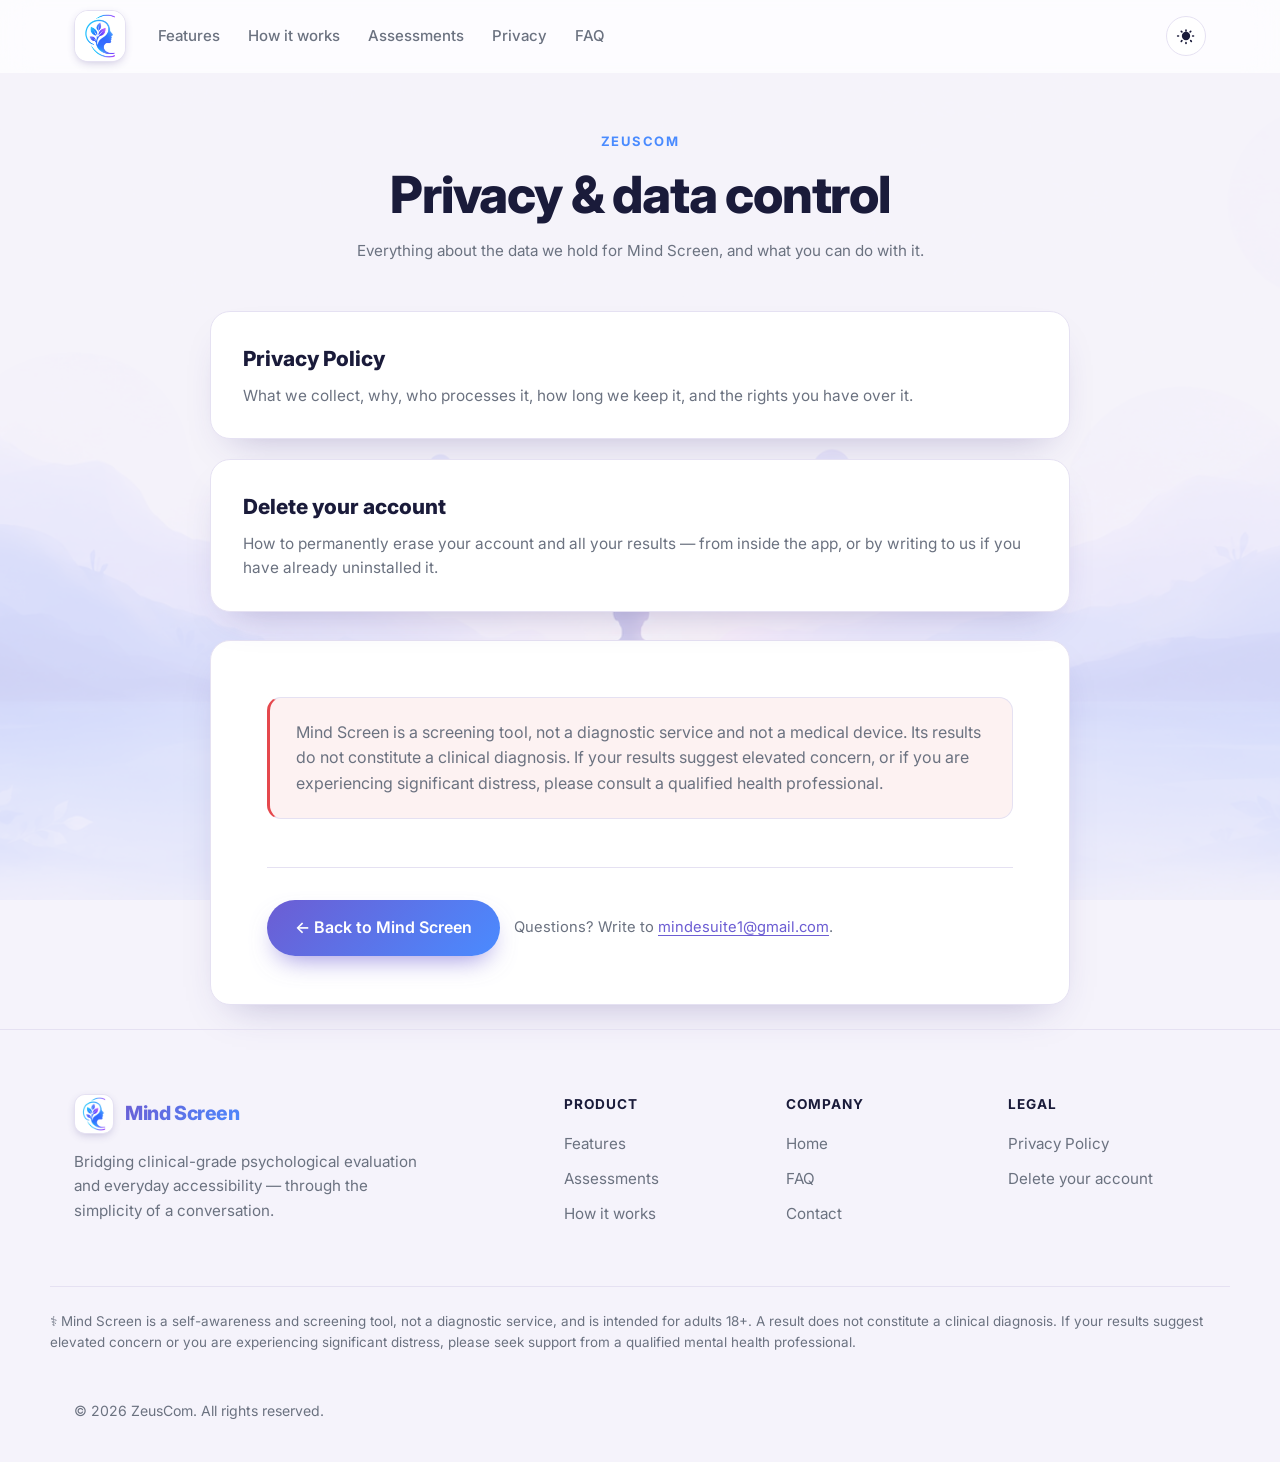
<file: legal/index.html>
<!DOCTYPE html>
<html lang="en">
<head>
  <meta charset="UTF-8" />
  <meta name="viewport" content="width=device-width, initial-scale=1.0" />
  <title>Legal — Mind Screen</title>
  <meta name="description" content="Privacy policy and account deletion for the Mind Screen app." />
  <link rel="canonical" href="https://mind-screen.com/legal" />
  <meta name="theme-color" content="#6C5DD3" />
  <link rel="icon" type="image/svg+xml" href="/assets/img/favicon.svg" />
  <link rel="icon" type="image/png" href="/assets/img/app-icon.png" />
  <link rel="apple-touch-icon" href="/assets/img/app-icon.png" />
  <link rel="preconnect" href="https://fonts.googleapis.com" />
  <link rel="preconnect" href="https://fonts.gstatic.com" crossorigin />
  <link href="https://fonts.googleapis.com/css2?family=Inter:wght@400;500;600;700;800&family=Playfair+Display:wght@600;700&display=swap" rel="stylesheet" />
  <link rel="stylesheet" href="/assets/css/styles.css?v=3" />
  <link rel="stylesheet" href="/assets/css/legal.css?v=2" />
</head>
<body>
  <!-- ============================ HEADER ============================ -->
  <header class="site-header" id="siteHeader">
    <div class="container header-inner">
      <a href="/" class="brand" aria-label="Mind Screen home">
        <img src="/assets/img/app-icon.png" alt="Mind Screen" class="brand-icon" />
      </a>

      <nav class="main-nav" aria-label="Primary">
        <a href="/#features">Features</a>
        <a href="/#how">How it works</a>
        <a href="/#tests">Assessments</a>
        <a href="/#privacy">Privacy</a>
        <a href="/#faq">FAQ</a>
      </nav>

      <div class="header-actions">
        <button class="theme-toggle" id="themeToggle" aria-label="Toggle dark mode" title="Toggle theme">
          <svg class="icon-sun" viewBox="0 0 24 24" width="20" height="20" aria-hidden="true"><path fill="currentColor" d="M12 17a5 5 0 1 0 0-10 5 5 0 0 0 0 10Zm0-13a1 1 0 0 1 1 1v1a1 1 0 1 1-2 0V5a1 1 0 0 1 1-1Zm0 15a1 1 0 0 1 1 1v1a1 1 0 1 1-2 0v-1a1 1 0 0 1 1-1ZM4 12a1 1 0 0 1-1 1H2a1 1 0 1 1 0-2h1a1 1 0 0 1 1 1Zm18 0a1 1 0 0 1-1 1h-1a1 1 0 1 1 0-2h1a1 1 0 0 1 1 1ZM5.64 5.64a1 1 0 0 1 1.42 0l.7.7A1 1 0 1 1 6.34 7.76l-.7-.7a1 1 0 0 1 0-1.42Zm11.3 11.3a1 1 0 0 1 1.42 0l.7.7a1 1 0 1 1-1.42 1.42l-.7-.7a1 1 0 0 1 0-1.42Zm1.42-11.3a1 1 0 0 1 0 1.42l-.7.7a1 1 0 1 1-1.42-1.42l.7-.7a1 1 0 0 1 1.42 0ZM7.76 16.94a1 1 0 0 1 0 1.42l-.7.7a1 1 0 0 1-1.42-1.42l.7-.7a1 1 0 0 1 1.42 0Z"/></svg>
          <svg class="icon-moon" viewBox="0 0 24 24" width="20" height="20" aria-hidden="true"><path fill="currentColor" d="M21.64 13a1 1 0 0 0-1.05-.14 8 8 0 0 1-3.37.73 8.15 8.15 0 0 1-8.14-8.1 8 8 0 0 1 .74-3.4 1 1 0 0 0-1.19-1.36A10.14 10.14 0 1 0 22 14.05a1 1 0 0 0-.36-1.05Z"/></svg>
        </button>
        <a href="/" class="btn btn-primary btn-sm nav-cta">← Back to home</a>
        <button class="menu-toggle" id="menuToggle" aria-label="Open menu" aria-expanded="false">
          <span></span><span></span><span></span>
        </button>
      </div>
    </div>
  </header>

  <!-- ============================ DOCUMENT ============================ -->
  <main class="legal-main">
    <div class="container">

      <div class="legal-head">
        <span class="eyebrow">ZeusCom</span>
        <h1>Privacy &amp; data control</h1>
        <p class="lg-updated">Everything about the data we hold for Mind Screen, and what you can do with it.</p>
      </div>

      <div class="lg-index">
        <a class="lg-index-card" href="/privacy">
          <h2>Privacy Policy</h2>
          <p>What we collect, why, who processes it, how long we keep it, and the
          rights you have over it.</p>
        </a>

        <a class="lg-index-card" href="/delete-account">
          <h2>Delete your account</h2>
          <p>How to permanently erase your account and all your results — from inside
          the app, or by writing to us if you have already uninstalled it.</p>
        </a>
      </div>

      <article class="legal-doc">
        <div class="lg-card warn">
          <p>Mind Screen is a screening tool, not a diagnostic service and not a
          medical device. Its results do not constitute a clinical diagnosis. If your
          results suggest elevated concern, or if you are experiencing significant
          distress, please consult a qualified health professional.</p>
        </div>

        <div class="lg-back">
          <a href="/" class="btn btn-primary">← Back to Mind Screen</a>
          <p class="lg-back-note">Questions? Write to
          <a href="mailto:mindesuite1@gmail.com">mindesuite1@gmail.com</a>.</p>
        </div>
      </article>

    </div>
  </main>

  <!-- ============================ FOOTER ============================ -->
  <footer class="site-footer">
    <div class="container footer-top">
      <div class="footer-brand">
        <a href="/" class="footer-logo">
          <img src="/assets/img/app-icon.png" alt="Mind Screen" class="brand-icon" />
          <span class="brand-name">Mind Screen</span>
        </a>
        <p>Bridging clinical-grade psychological evaluation and everyday accessibility — through the simplicity of a conversation.</p>
      </div>
      <div class="footer-cols">
        <div class="footer-col">
          <h4>Product</h4>
          <a href="/#features">Features</a>
          <a href="/#tests">Assessments</a>
          <a href="/#how">How it works</a>
        </div>
        <div class="footer-col">
          <h4>Company</h4>
          <a href="/">Home</a>
          <a href="/#faq">FAQ</a>
          <a href="mailto:mindesuite1@gmail.com">Contact</a>
        </div>
        <div class="footer-col">
          <h4>Legal</h4>
          <a href="/privacy">Privacy Policy</a>
          <a href="/delete-account">Delete your account</a>
        </div>
      </div>
    </div>
    <div class="container footer-disclaimer">
      <p>⚕️ Mind Screen is a self-awareness and screening tool, not a diagnostic service, and is intended for adults 18+. A result does not constitute a clinical diagnosis. If your results suggest elevated concern or you are experiencing significant distress, please seek support from a qualified mental health professional.</p>
    </div>
    <div class="container footer-bottom">
      <span>© 2026 ZeusCom. All rights reserved.</span>
    </div>
  </footer>

  <script src="/assets/js/main.js?v=2"></script>
</body>
</html>
</file>
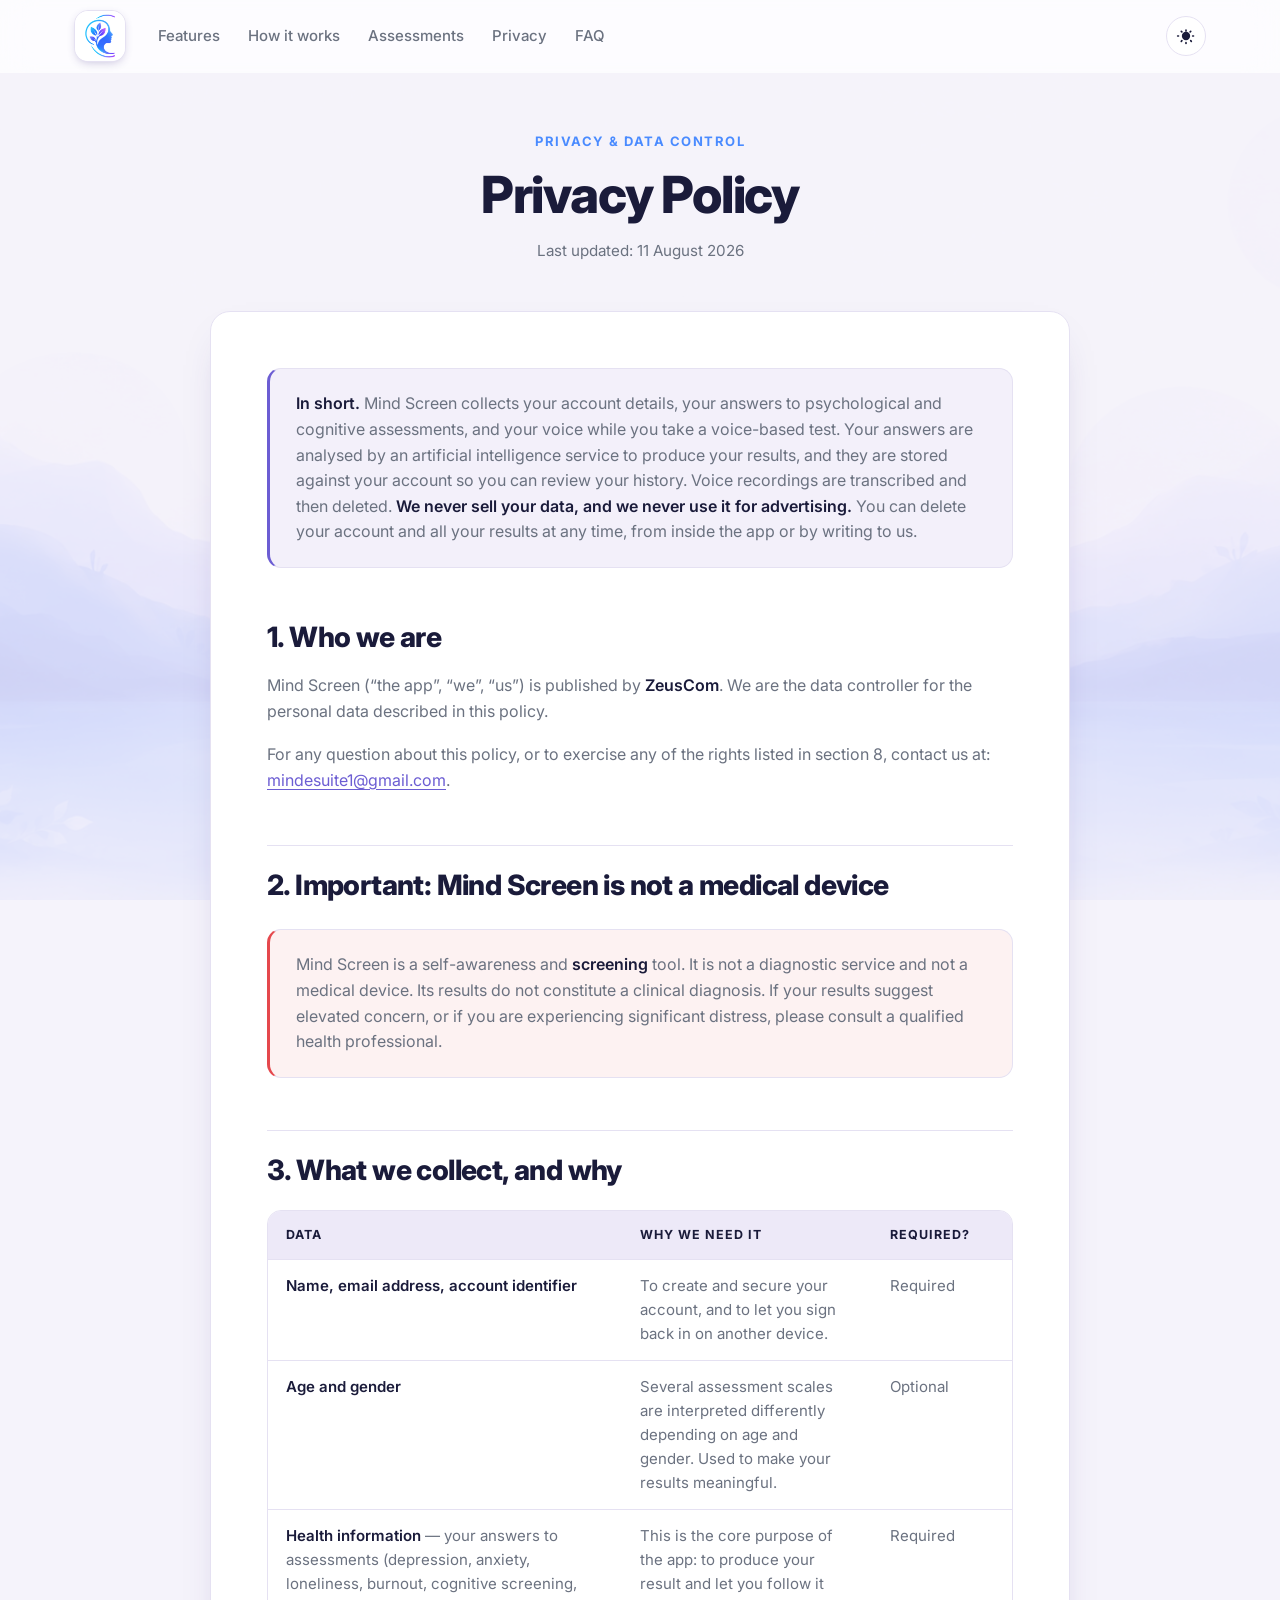
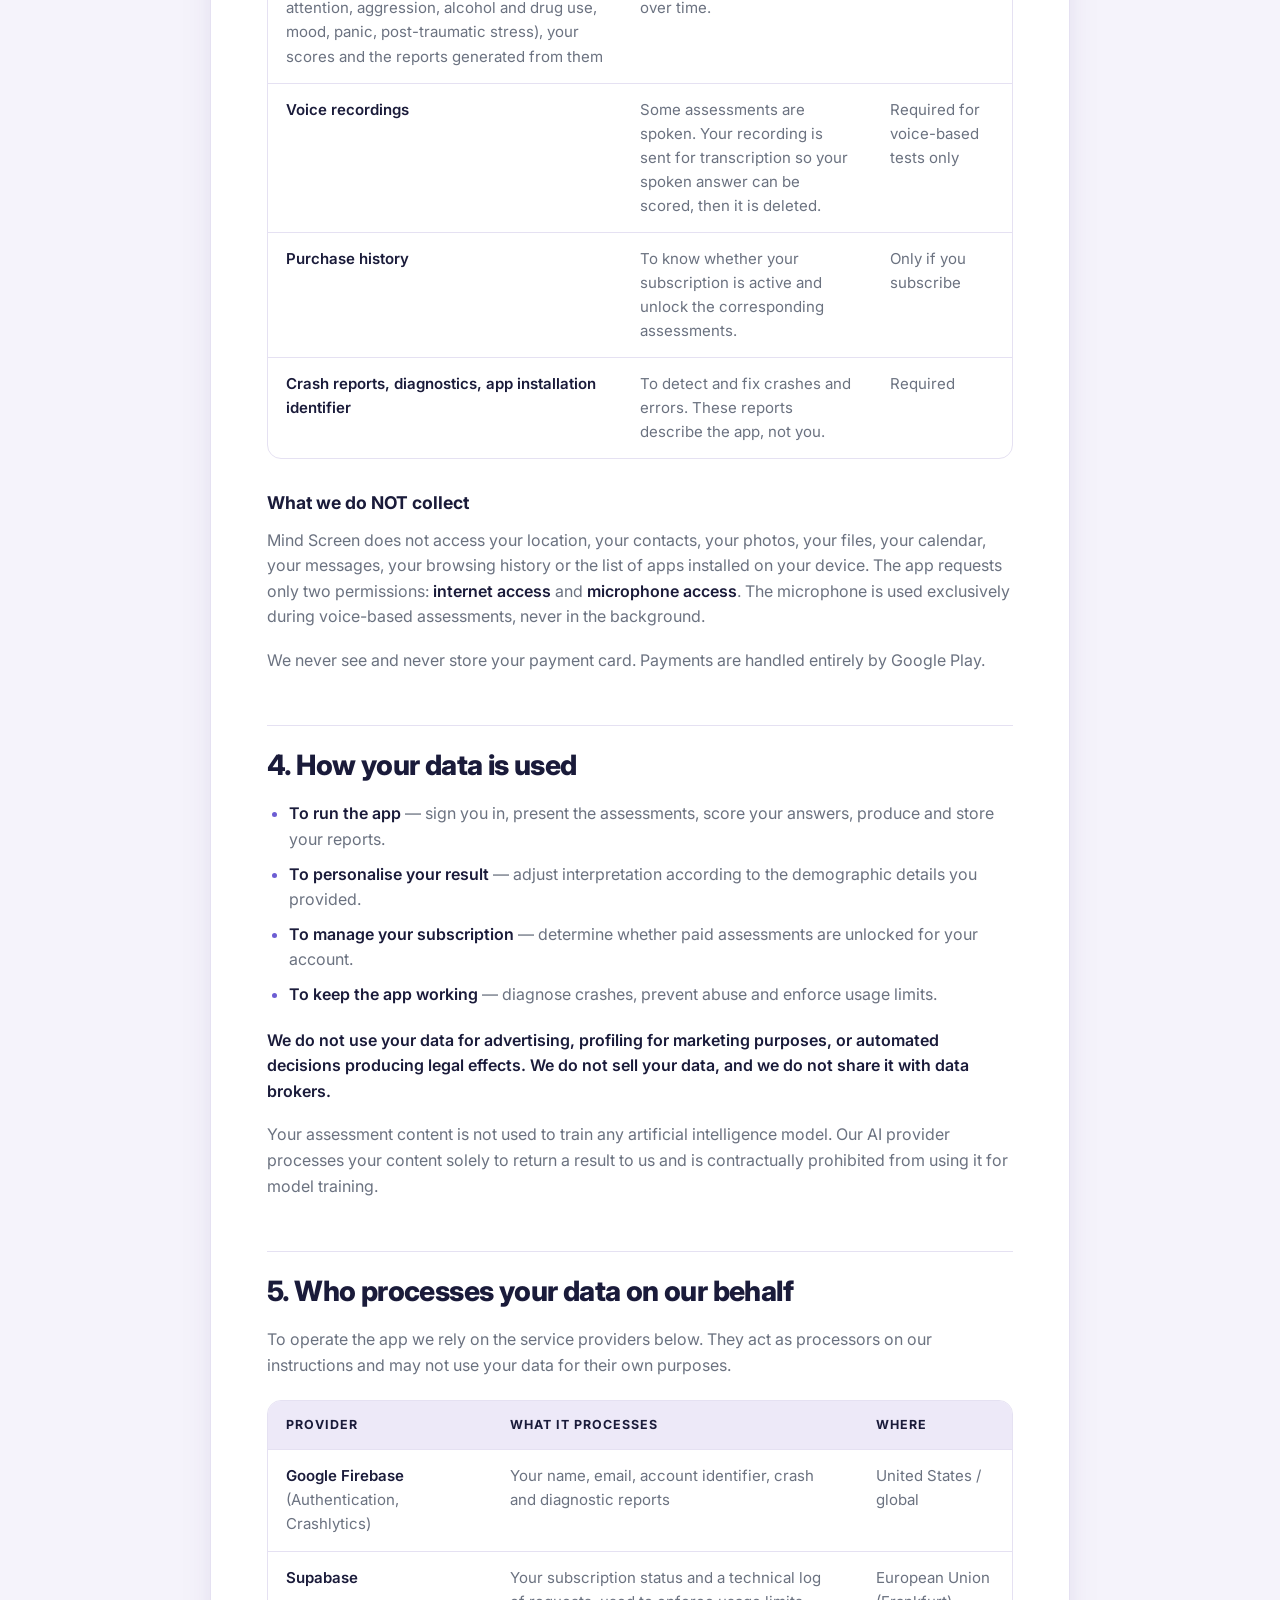
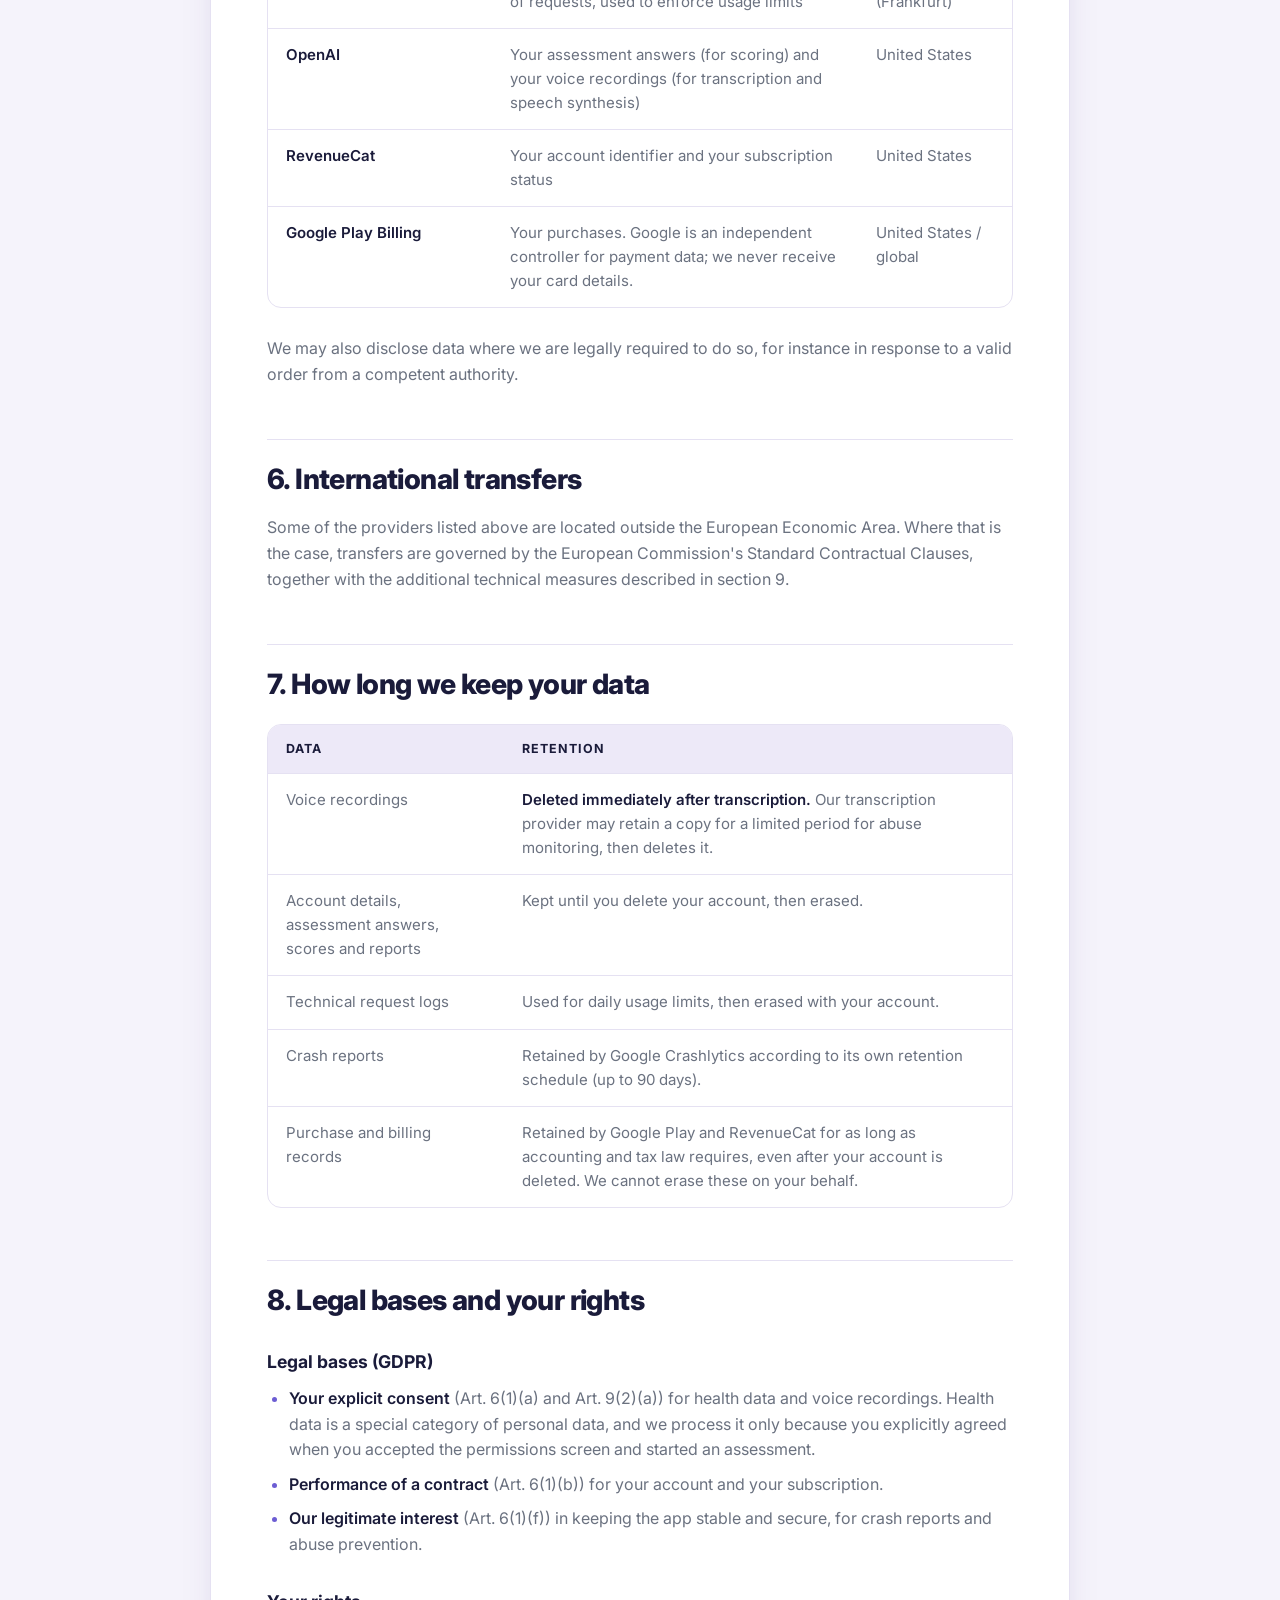
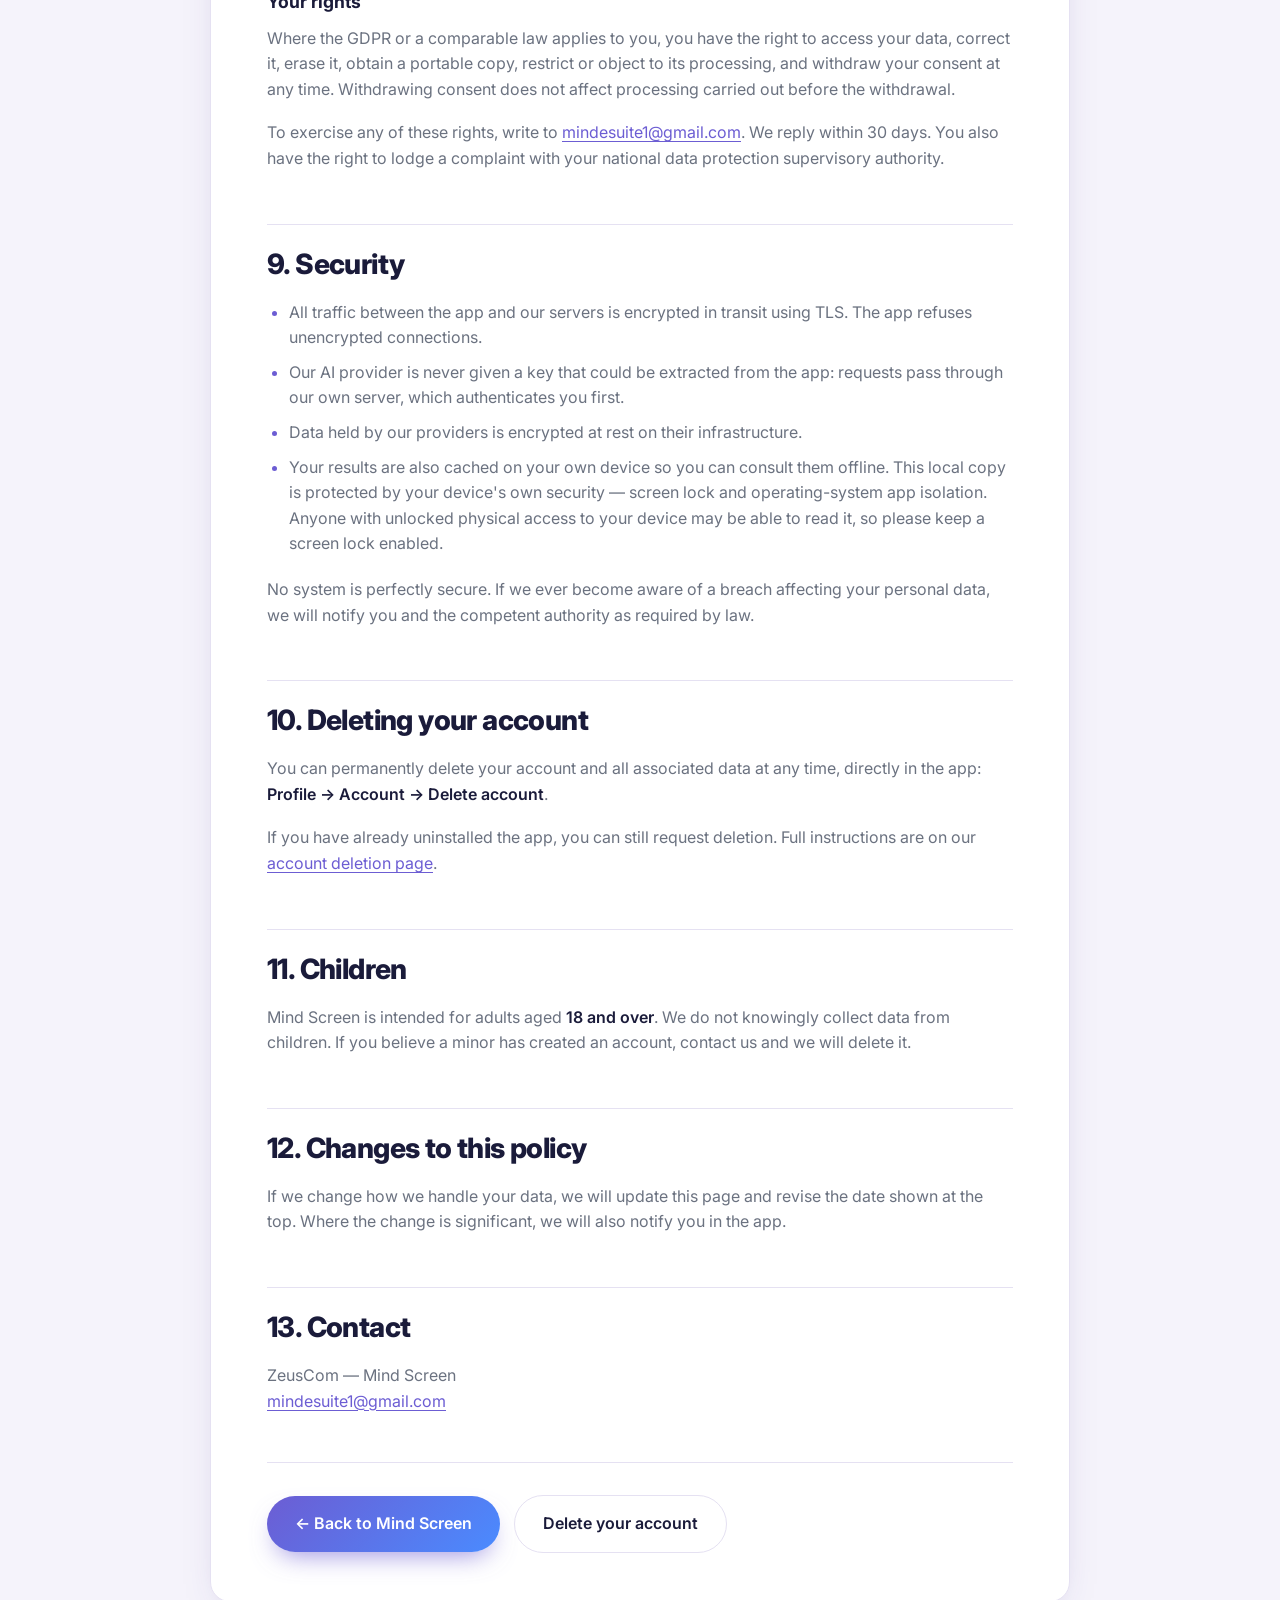
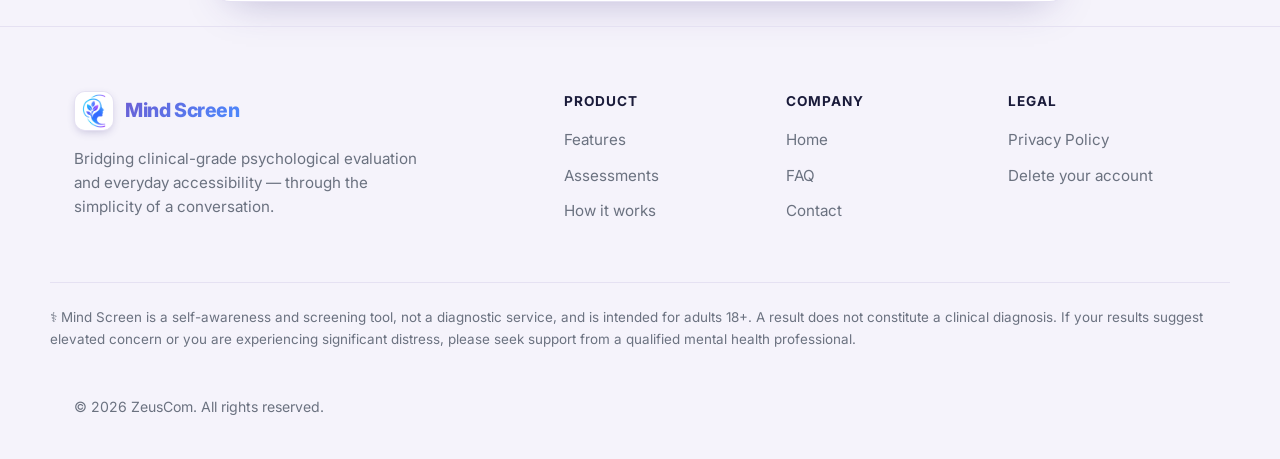
<file: privacy/index.html>
<!DOCTYPE html>
<html lang="en">
<head>
  <meta charset="UTF-8" />
  <meta name="viewport" content="width=device-width, initial-scale=1.0" />
  <title>Privacy Policy — Mind Screen</title>
  <meta name="description" content="How Mind Screen collects, uses, shares and deletes your personal and health data." />
  <link rel="canonical" href="https://mind-screen.com/privacy" />
  <meta name="theme-color" content="#6C5DD3" />
  <link rel="icon" type="image/svg+xml" href="/assets/img/favicon.svg" />
  <link rel="icon" type="image/png" href="/assets/img/app-icon.png" />
  <link rel="apple-touch-icon" href="/assets/img/app-icon.png" />
  <link rel="preconnect" href="https://fonts.googleapis.com" />
  <link rel="preconnect" href="https://fonts.gstatic.com" crossorigin />
  <link href="https://fonts.googleapis.com/css2?family=Inter:wght@400;500;600;700;800&family=Playfair+Display:wght@600;700&display=swap" rel="stylesheet" />
  <link rel="stylesheet" href="/assets/css/styles.css?v=3" />
  <link rel="stylesheet" href="/assets/css/legal.css?v=2" />
</head>
<body>
  <!-- ============================ HEADER ============================ -->
  <header class="site-header" id="siteHeader">
    <div class="container header-inner">
      <a href="/" class="brand" aria-label="Mind Screen home">
        <img src="/assets/img/app-icon.png" alt="Mind Screen" class="brand-icon" />
      </a>

      <nav class="main-nav" aria-label="Primary">
        <a href="/#features">Features</a>
        <a href="/#how">How it works</a>
        <a href="/#tests">Assessments</a>
        <a href="/#privacy">Privacy</a>
        <a href="/#faq">FAQ</a>
      </nav>

      <div class="header-actions">
        <button class="theme-toggle" id="themeToggle" aria-label="Toggle dark mode" title="Toggle theme">
          <svg class="icon-sun" viewBox="0 0 24 24" width="20" height="20" aria-hidden="true"><path fill="currentColor" d="M12 17a5 5 0 1 0 0-10 5 5 0 0 0 0 10Zm0-13a1 1 0 0 1 1 1v1a1 1 0 1 1-2 0V5a1 1 0 0 1 1-1Zm0 15a1 1 0 0 1 1 1v1a1 1 0 1 1-2 0v-1a1 1 0 0 1 1-1ZM4 12a1 1 0 0 1-1 1H2a1 1 0 1 1 0-2h1a1 1 0 0 1 1 1Zm18 0a1 1 0 0 1-1 1h-1a1 1 0 1 1 0-2h1a1 1 0 0 1 1 1ZM5.64 5.64a1 1 0 0 1 1.42 0l.7.7A1 1 0 1 1 6.34 7.76l-.7-.7a1 1 0 0 1 0-1.42Zm11.3 11.3a1 1 0 0 1 1.42 0l.7.7a1 1 0 1 1-1.42 1.42l-.7-.7a1 1 0 0 1 0-1.42Zm1.42-11.3a1 1 0 0 1 0 1.42l-.7.7a1 1 0 1 1-1.42-1.42l.7-.7a1 1 0 0 1 1.42 0ZM7.76 16.94a1 1 0 0 1 0 1.42l-.7.7a1 1 0 0 1-1.42-1.42l.7-.7a1 1 0 0 1 1.42 0Z"/></svg>
          <svg class="icon-moon" viewBox="0 0 24 24" width="20" height="20" aria-hidden="true"><path fill="currentColor" d="M21.64 13a1 1 0 0 0-1.05-.14 8 8 0 0 1-3.37.73 8.15 8.15 0 0 1-8.14-8.1 8 8 0 0 1 .74-3.4 1 1 0 0 0-1.19-1.36A10.14 10.14 0 1 0 22 14.05a1 1 0 0 0-.36-1.05Z"/></svg>
        </button>
        <a href="/" class="btn btn-primary btn-sm nav-cta">← Back to home</a>
        <button class="menu-toggle" id="menuToggle" aria-label="Open menu" aria-expanded="false">
          <span></span><span></span><span></span>
        </button>
      </div>
    </div>
  </header>

  <!-- ============================ DOCUMENT ============================ -->
  <main class="legal-main">
    <div class="container">

      <div class="legal-head">
        <span class="eyebrow">Privacy &amp; data control</span>
        <h1>Privacy Policy</h1>
        <p class="lg-updated">Last updated: 11 August 2026</p>
      </div>

      <article class="legal-doc">

        <div class="lg-card">
          <p><strong>In short.</strong> Mind Screen collects your account details, your
          answers to psychological and cognitive assessments, and your voice while you
          take a voice-based test. Your answers are analysed by an artificial
          intelligence service to produce your results, and they are stored against
          your account so you can review your history. Voice recordings are transcribed
          and then deleted. <strong>We never sell your data, and we never use it for
          advertising.</strong> You can delete your account and all your results at any
          time, from inside the app or by writing to us.</p>
        </div>

        <h2>1. Who we are</h2>

        <p>Mind Screen (“the app”, “we”, “us”) is published by <strong>ZeusCom</strong>.
        We are the data controller for the personal data described in this policy.</p>

        <p>For any question about this policy, or to exercise any of the rights listed
        in section 8, contact us at:
        <a href="mailto:mindesuite1@gmail.com">mindesuite1@gmail.com</a>.</p>

        <h2>2. Important: Mind Screen is not a medical device</h2>

        <div class="lg-card warn">
          <p>Mind Screen is a self-awareness and <strong>screening</strong> tool. It is
          not a diagnostic service and not a medical device. Its results do not
          constitute a clinical diagnosis. If your results suggest elevated concern, or
          if you are experiencing significant distress, please consult a qualified
          health professional.</p>
        </div>

        <h2>3. What we collect, and why</h2>

        <div class="table-scroll">
        <table>
          <thead>
            <tr><th>Data</th><th>Why we need it</th><th>Required?</th></tr>
          </thead>
          <tbody>
            <tr>
              <td><strong>Name, email address, account identifier</strong></td>
              <td>To create and secure your account, and to let you sign back in on
                  another device.</td>
              <td>Required</td>
            </tr>
            <tr>
              <td><strong>Age and gender</strong></td>
              <td>Several assessment scales are interpreted differently depending on
                  age and gender. Used to make your results meaningful.</td>
              <td>Optional</td>
            </tr>
            <tr>
              <td><strong>Health information</strong> — your answers to assessments
                  (depression, anxiety, loneliness, burnout, cognitive screening,
                  attention, aggression, alcohol and drug use, mood, panic,
                  post-traumatic stress), your scores and the reports generated from
                  them</td>
              <td>This is the core purpose of the app: to produce your result and let
                  you follow it over time.</td>
              <td>Required</td>
            </tr>
            <tr>
              <td><strong>Voice recordings</strong></td>
              <td>Some assessments are spoken. Your recording is sent for transcription
                  so your spoken answer can be scored, then it is deleted.</td>
              <td>Required for voice-based tests only</td>
            </tr>
            <tr>
              <td><strong>Purchase history</strong></td>
              <td>To know whether your subscription is active and unlock the
                  corresponding assessments.</td>
              <td>Only if you subscribe</td>
            </tr>
            <tr>
              <td><strong>Crash reports, diagnostics, app installation identifier</strong></td>
              <td>To detect and fix crashes and errors. These reports describe the app,
                  not you.</td>
              <td>Required</td>
            </tr>
          </tbody>
        </table>
        </div>

        <h3>What we do NOT collect</h3>

        <p>Mind Screen does not access your location, your contacts, your photos, your
        files, your calendar, your messages, your browsing history or the list of apps
        installed on your device. The app requests only two permissions:
        <strong>internet access</strong> and <strong>microphone access</strong>. The
        microphone is used exclusively during voice-based assessments, never in the
        background.</p>

        <p>We never see and never store your payment card. Payments are handled
        entirely by Google Play.</p>

        <h2>4. How your data is used</h2>

        <ul>
          <li><strong>To run the app</strong> — sign you in, present the assessments,
              score your answers, produce and store your reports.</li>
          <li><strong>To personalise your result</strong> — adjust interpretation
              according to the demographic details you provided.</li>
          <li><strong>To manage your subscription</strong> — determine whether paid
              assessments are unlocked for your account.</li>
          <li><strong>To keep the app working</strong> — diagnose crashes, prevent
              abuse and enforce usage limits.</li>
        </ul>

        <p><strong>We do not use your data for advertising, profiling for marketing
        purposes, or automated decisions producing legal effects. We do not sell your
        data, and we do not share it with data brokers.</strong></p>

        <p>Your assessment content is not used to train any artificial intelligence
        model. Our AI provider processes your content solely to return a result to us
        and is contractually prohibited from using it for model training.</p>

        <h2>5. Who processes your data on our behalf</h2>

        <p>To operate the app we rely on the service providers below. They act as
        processors on our instructions and may not use your data for their own
        purposes.</p>

        <div class="table-scroll">
        <table>
          <thead>
            <tr><th>Provider</th><th>What it processes</th><th>Where</th></tr>
          </thead>
          <tbody>
            <tr>
              <td><strong>Google Firebase</strong> (Authentication, Crashlytics)</td>
              <td>Your name, email, account identifier, crash and diagnostic reports</td>
              <td>United States / global</td>
            </tr>
            <tr>
              <td><strong>Supabase</strong></td>
              <td>Your subscription status and a technical log of requests, used to
                  enforce usage limits</td>
              <td>European Union (Frankfurt)</td>
            </tr>
            <tr>
              <td><strong>OpenAI</strong></td>
              <td>Your assessment answers (for scoring) and your voice recordings (for
                  transcription and speech synthesis)</td>
              <td>United States</td>
            </tr>
            <tr>
              <td><strong>RevenueCat</strong></td>
              <td>Your account identifier and your subscription status</td>
              <td>United States</td>
            </tr>
            <tr>
              <td><strong>Google Play Billing</strong></td>
              <td>Your purchases. Google is an independent controller for payment
                  data; we never receive your card details.</td>
              <td>United States / global</td>
            </tr>
          </tbody>
        </table>
        </div>

        <p>We may also disclose data where we are legally required to do so, for
        instance in response to a valid order from a competent authority.</p>

        <h2>6. International transfers</h2>

        <p>Some of the providers listed above are located outside the European Economic
        Area. Where that is the case, transfers are governed by the European
        Commission's Standard Contractual Clauses, together with the additional
        technical measures described in section 9.</p>

        <h2>7. How long we keep your data</h2>

        <div class="table-scroll">
        <table>
          <thead>
            <tr><th>Data</th><th>Retention</th></tr>
          </thead>
          <tbody>
            <tr>
              <td>Voice recordings</td>
              <td><strong>Deleted immediately after transcription.</strong> Our
                  transcription provider may retain a copy for a limited period for
                  abuse monitoring, then deletes it.</td>
            </tr>
            <tr>
              <td>Account details, assessment answers, scores and reports</td>
              <td>Kept until you delete your account, then erased.</td>
            </tr>
            <tr>
              <td>Technical request logs</td>
              <td>Used for daily usage limits, then erased with your account.</td>
            </tr>
            <tr>
              <td>Crash reports</td>
              <td>Retained by Google Crashlytics according to its own retention
                  schedule (up to 90 days).</td>
            </tr>
            <tr>
              <td>Purchase and billing records</td>
              <td>Retained by Google Play and RevenueCat for as long as accounting and
                  tax law requires, even after your account is deleted. We cannot erase
                  these on your behalf.</td>
            </tr>
          </tbody>
        </table>
        </div>

        <h2>8. Legal bases and your rights</h2>

        <h3>Legal bases (GDPR)</h3>

        <ul>
          <li><strong>Your explicit consent</strong> (Art. 6(1)(a) and Art. 9(2)(a)) for
              health data and voice recordings. Health data is a special category of
              personal data, and we process it only because you explicitly agreed when
              you accepted the permissions screen and started an assessment.</li>
          <li><strong>Performance of a contract</strong> (Art. 6(1)(b)) for your
              account and your subscription.</li>
          <li><strong>Our legitimate interest</strong> (Art. 6(1)(f)) in keeping the app
              stable and secure, for crash reports and abuse prevention.</li>
        </ul>

        <h3>Your rights</h3>

        <p>Where the GDPR or a comparable law applies to you, you have the right to
        access your data, correct it, erase it, obtain a portable copy, restrict or
        object to its processing, and withdraw your consent at any time. Withdrawing
        consent does not affect processing carried out before the withdrawal.</p>

        <p>To exercise any of these rights, write to
        <a href="mailto:mindesuite1@gmail.com">mindesuite1@gmail.com</a>. We reply
        within 30 days. You also have the right to lodge a complaint with your national
        data protection supervisory authority.</p>

        <h2>9. Security</h2>

        <ul>
          <li>All traffic between the app and our servers is encrypted in transit using
              TLS. The app refuses unencrypted connections.</li>
          <li>Our AI provider is never given a key that could be extracted from the
              app: requests pass through our own server, which authenticates you first.</li>
          <li>Data held by our providers is encrypted at rest on their
              infrastructure.</li>
          <li>Your results are also cached on your own device so you can consult them
              offline. This local copy is protected by your device's own security —
              screen lock and operating-system app isolation. Anyone with unlocked
              physical access to your device may be able to read it, so please keep a
              screen lock enabled.</li>
        </ul>

        <p>No system is perfectly secure. If we ever become aware of a breach affecting
        your personal data, we will notify you and the competent authority as required
        by law.</p>

        <h2>10. Deleting your account</h2>

        <p>You can permanently delete your account and all associated data at any time,
        directly in the app: <strong>Profile → Account → Delete account</strong>.</p>

        <p>If you have already uninstalled the app, you can still request deletion.
        Full instructions are on our
        <a href="/delete-account">account deletion page</a>.</p>

        <h2>11. Children</h2>

        <p>Mind Screen is intended for adults aged <strong>18 and over</strong>. We do
        not knowingly collect data from children. If you believe a minor has created an
        account, contact us and we will delete it.</p>

        <h2>12. Changes to this policy</h2>

        <p>If we change how we handle your data, we will update this page and revise
        the date shown at the top. Where the change is significant, we will also notify
        you in the app.</p>

        <h2>13. Contact</h2>

        <p>ZeusCom — Mind Screen<br>
        <a href="mailto:mindesuite1@gmail.com">mindesuite1@gmail.com</a></p>

        <div class="lg-back">
          <a href="/" class="btn btn-primary">← Back to Mind Screen</a>
          <a href="/delete-account" class="btn btn-ghost">Delete your account</a>
        </div>

      </article>
    </div>
  </main>

  <!-- ============================ FOOTER ============================ -->
  <footer class="site-footer">
    <div class="container footer-top">
      <div class="footer-brand">
        <a href="/" class="footer-logo">
          <img src="/assets/img/app-icon.png" alt="Mind Screen" class="brand-icon" />
          <span class="brand-name">Mind Screen</span>
        </a>
        <p>Bridging clinical-grade psychological evaluation and everyday accessibility — through the simplicity of a conversation.</p>
      </div>
      <div class="footer-cols">
        <div class="footer-col">
          <h4>Product</h4>
          <a href="/#features">Features</a>
          <a href="/#tests">Assessments</a>
          <a href="/#how">How it works</a>
        </div>
        <div class="footer-col">
          <h4>Company</h4>
          <a href="/">Home</a>
          <a href="/#faq">FAQ</a>
          <a href="mailto:mindesuite1@gmail.com">Contact</a>
        </div>
        <div class="footer-col">
          <h4>Legal</h4>
          <a href="/privacy">Privacy Policy</a>
          <a href="/delete-account">Delete your account</a>
        </div>
      </div>
    </div>
    <div class="container footer-disclaimer">
      <p>⚕️ Mind Screen is a self-awareness and screening tool, not a diagnostic service, and is intended for adults 18+. A result does not constitute a clinical diagnosis. If your results suggest elevated concern or you are experiencing significant distress, please seek support from a qualified mental health professional.</p>
    </div>
    <div class="container footer-bottom">
      <span>© 2026 ZeusCom. All rights reserved.</span>
    </div>
  </footer>

  <script src="/assets/js/main.js?v=2"></script>
</body>
</html>
</file>
<file: assets/css/styles.css>
/* =====================================================================
   Mind Screen — brand-matched single page
   Palette mirrors lib/theme/app_theme.dart
   ===================================================================== */

:root {
  /* Brand (mode-agnostic) */
  --brand-purple: #6C5DD3;
  --brand-blue:   #4A8BFF;
  --brand-purple-dark: #5B3FD6;
  --grad: linear-gradient(135deg, #6C5DD3 0%, #4A8BFF 100%);
  --success: #22C55E;

  /* Light tokens */
  --bg:            #F5F3FB;
  --surface:       #FFFFFF;
  --surface-var:   #EDE9F8;
  --text:          #1A1B3A;
  --text-sec:      #6B7280;
  --border:        #E5E1F2;
  --field:         #F3F0FA;
  --card-shadow:   0 18px 40px -22px rgba(60, 45, 130, .35);
  --hero-img:      url("../img/bg/light-desktop.png");
  --hero-img-wide: url("../img/bg/light-wide.png");
  --hero-img-mob:  url("../img/bg/light-mobile.png");
  --header-bg:     rgba(255, 255, 255, .72);
  --hero-fade:     linear-gradient(to bottom, rgba(245,243,251,0) 0%, var(--bg) 100%);
  --veil:          rgba(245, 243, 251, 0.78);
  --on-hero:       #1A1B3A;
  --on-hero-sec:   #4A4C6B;

  --maxw: 1180px;
  --radius: 20px;
  --radius-pill: 999px;
  --font: 'Inter', system-ui, -apple-system, Segoe UI, Roboto, sans-serif;
  --font-display: 'Playfair Display', Georgia, serif;
}

[data-theme="dark"] {
  --bg:            #0E0B2E;
  --surface:       #1A1745;
  --surface-var:   #231F58;
  --text:          #FFFFFF;
  --text-sec:      #A0A3BD;
  --border:        #2A2750;
  --field:         #1F1B4D;
  --card-shadow:   0 22px 48px -20px rgba(0, 0, 0, .6);
  --hero-img:      url("../img/bg/dark-desktop.png");
  --hero-img-wide: url("../img/bg/dark-wide.png");
  --hero-img-mob:  url("../img/bg/dark-mobile.png");
  --header-bg:     rgba(14, 11, 46, .68);
  --hero-fade:     linear-gradient(to bottom, rgba(14,11,46,0) 0%, var(--bg) 100%);
  --veil:          rgba(14, 11, 46, 0.83);
  --on-hero:       #FFFFFF;
  --on-hero-sec:   #C9CBE6;
}

* { box-sizing: border-box; margin: 0; padding: 0; }
html { scroll-behavior: smooth; scroll-padding-top: 88px; }
body {
  font-family: var(--font);
  background: var(--bg);
  color: var(--text);
  line-height: 1.6;
  -webkit-font-smoothing: antialiased;
  overflow-x: hidden;
  transition: background .4s ease, color .3s ease;
}
/* Site-wide ambient background: fixed meditation scene + readability veil */
body::before {
  content: ""; position: fixed; inset: 0; z-index: -2;
  background-image: var(--hero-img-wide);
  background-size: cover; background-position: center;
  transition: background-image .5s ease;
}
body::after {
  content: ""; position: fixed; inset: 0; z-index: -1;
  background: var(--veil); pointer-events: none;
  transition: background .4s ease;
}
img { max-width: 100%; display: block; }
a { color: inherit; text-decoration: none; }
.container { width: 100%; max-width: var(--maxw); margin: 0 auto; padding: 0 24px; }

/* ---------- Buttons ---------- */
.btn {
  display: inline-flex; align-items: center; justify-content: center; gap: 8px;
  font-family: var(--font); font-weight: 600; font-size: 16px;
  border: none; cursor: pointer; border-radius: var(--radius-pill);
  padding: 15px 28px; transition: transform .18s ease, box-shadow .25s ease, opacity .2s;
}
.btn-primary { background: var(--grad); color: #fff; box-shadow: 0 12px 26px -10px rgba(108,93,211,.7); }
.btn-primary:hover { transform: translateY(-2px); box-shadow: 0 18px 34px -12px rgba(108,93,211,.85); }
.btn-sm { padding: 10px 20px; font-size: 14px; }

/* ---------- Header ---------- */
.site-header {
  position: fixed; top: 0; left: 0; right: 0; z-index: 100;
  background: var(--header-bg);
  backdrop-filter: saturate(160%) blur(16px);
  -webkit-backdrop-filter: saturate(160%) blur(16px);
  border-bottom: 1px solid transparent;
  transition: border-color .3s, background .4s;
}
.site-header.scrolled { border-bottom-color: var(--border); }
.header-inner { display: flex; align-items: center; gap: 24px; height: 72px; }
.brand { display: flex; align-items: center; gap: 11px; }
.brand-icon {
  width: 40px; height: 40px; flex-shrink: 0; border-radius: 11px;
  background: #fff; box-shadow: 0 3px 10px -3px rgba(60, 45, 130, .3);
  border: 1px solid var(--border);
}
.brand .brand-icon { width: 52px; height: 52px; border-radius: 14px; }
.brand-name {
  font-size: 1.22rem; font-weight: 800; letter-spacing: -.4px; white-space: nowrap;
  background: var(--grad); -webkit-background-clip: text; background-clip: text; color: transparent;
}
.main-nav { display: flex; gap: 28px; margin-left: 8px; margin-right: auto; }
.main-nav a { font-size: 15px; font-weight: 500; color: var(--text-sec); transition: color .2s; }
.main-nav a:hover { color: var(--text); }
.header-actions { display: flex; align-items: center; gap: 12px; }

.lang-switch { display: flex; background: var(--surface-var); border-radius: var(--radius-pill); padding: 3px; }
.lang-switch button {
  border: none; background: transparent; cursor: pointer; font-family: var(--font);
  font-weight: 600; font-size: 13px; color: var(--text-sec);
  padding: 6px 12px; border-radius: var(--radius-pill); transition: all .2s;
}
.lang-switch button.active { background: var(--grad); color: #fff; }

.theme-toggle {
  width: 40px; height: 40px; border-radius: 50%; border: 1px solid var(--border);
  background: var(--surface); color: var(--text); cursor: pointer;
  display: grid; place-items: center; transition: all .2s;
}
.theme-toggle:hover { border-color: var(--brand-purple); color: var(--brand-purple); }
.theme-toggle .icon-moon { display: none; }
[data-theme="dark"] .theme-toggle .icon-sun { display: none; }
[data-theme="dark"] .theme-toggle .icon-moon { display: block; }

.menu-toggle { display: none; flex-direction: column; gap: 5px; background: none; border: none; cursor: pointer; padding: 8px; }
.menu-toggle span { width: 22px; height: 2px; background: var(--text); border-radius: 2px; transition: .3s; }

/* Header CTA stays hidden while the hero download badges are on screen,
   then fades in once the user scrolls past the hero. */
.nav-cta { display: none; }
.site-header.past-hero .nav-cta { display: inline-flex; animation: ctaIn .35s ease both; }
@keyframes ctaIn { from { opacity: 0; transform: translateY(-6px); } to { opacity: 1; transform: none; } }

/* ---------- Hero ---------- */
.hero { position: relative; min-height: 100vh; display: flex; align-items: center; overflow: hidden; }
.hero-bg {
  position: absolute; inset: 0;
  background-image: var(--hero-img-wide);
  background-size: cover; background-position: center 30%;
  transition: background-image .5s ease;
}
.hero-fade { position: absolute; left: 0; right: 0; bottom: 0; height: 42%; background: var(--hero-fade); pointer-events: none; }
.hero-inner { position: relative; z-index: 2; text-align: center; padding: 120px 24px 90px; margin: 0 auto; max-width: 860px; }

.pill {
  display: inline-block; padding: 8px 18px; border-radius: var(--radius-pill);
  background: var(--surface); border: 1px solid var(--border);
  color: var(--brand-purple); font-weight: 600; font-size: 13px; letter-spacing: .3px;
  box-shadow: 0 8px 22px -14px rgba(60,45,130,.5);
}
.hero-title {
  font-size: clamp(2.4rem, 6vw, 4.2rem); line-height: 1.08; font-weight: 800;
  letter-spacing: -1.5px; margin: 26px 0 20px; color: var(--on-hero);
}
.hero-title span { display: block; }
.grad-text { background: var(--grad); -webkit-background-clip: text; background-clip: text; color: transparent; }
.hero-sub { font-size: clamp(1.02rem, 2vw, 1.22rem); color: var(--on-hero-sec); max-width: 640px; margin: 0 auto 34px; }

.store-badges { display: flex; gap: 14px; justify-content: center; flex-wrap: wrap; }
.store-badge {
  display: inline-flex; align-items: center; gap: 11px;
  background: #101018; color: #fff; padding: 11px 20px; border-radius: 14px;
  border: 1px solid rgba(255,255,255,.12); transition: transform .18s ease, box-shadow .25s;
  box-shadow: 0 12px 30px -16px rgba(0,0,0,.6);
}
.store-badge:hover { transform: translateY(-2px); box-shadow: 0 18px 36px -16px rgba(0,0,0,.7); }
.store-badge span { display: flex; flex-direction: column; line-height: 1.15; text-align: left; }
.store-badge small { font-size: 10px; opacity: .8; text-transform: uppercase; letter-spacing: .5px; }
.store-badge strong { font-size: 16px; font-weight: 600; }
.hero-note { margin-top: 16px; font-size: 13px; color: var(--on-hero-sec); opacity: .85; }

/* ---------- Trust strip ---------- */
.trust { padding: 34px 0; border-bottom: 1px solid var(--border); }
.trust-label { text-align: center; color: var(--text-sec); font-size: 14px; margin-bottom: 16px; }
.scale-chips { list-style: none; display: flex; flex-wrap: wrap; gap: 10px; justify-content: center; }
.scale-chips li {
  font-size: 13px; font-weight: 700; letter-spacing: .5px; color: var(--brand-purple);
  background: var(--surface-var); padding: 7px 15px; border-radius: var(--radius-pill);
}

/* ---------- Generic section ---------- */
.section { padding: 96px 0; }
.section-head { text-align: center; max-width: 680px; margin: 0 auto 56px; }
.eyebrow { display: inline-block; color: var(--brand-blue); font-weight: 700; font-size: 13px; text-transform: uppercase; letter-spacing: 1.5px; margin-bottom: 14px; }
.section-head h2 { font-size: clamp(1.8rem, 4vw, 2.7rem); font-weight: 800; letter-spacing: -1px; line-height: 1.15; }
.section-lead { margin-top: 16px; color: var(--text-sec); font-size: 1.05rem; }

/* ---------- 3 cards ---------- */
.cards-3 { display: grid; grid-template-columns: repeat(3, 1fr); gap: 24px; }
.feature-card {
  background: var(--surface); border: 1px solid var(--border); border-radius: var(--radius);
  padding: 34px 28px; box-shadow: var(--card-shadow); transition: transform .25s ease, border-color .25s;
}
.feature-card:hover { transform: translateY(-5px); border-color: color-mix(in srgb, var(--brand-purple) 40%, var(--border)); }
.feature-ic { width: 56px; height: 56px; border-radius: 16px; display: grid; place-items: center; color: #fff; margin-bottom: 20px; }
.ic-a { background: linear-gradient(135deg,#6C5DD3,#8B7BFF); }
.ic-b { background: linear-gradient(135deg,#4A8BFF,#6C5DD3); }
.ic-c { background: linear-gradient(135deg,#5B3FD6,#4A8BFF); }
.feature-card h3 { font-size: 1.25rem; font-weight: 700; margin-bottom: 10px; }
.feature-card p { color: var(--text-sec); font-size: .98rem; }

/* ---------- How it works ---------- */
.how { background: transparent; }
.steps { display: grid; grid-template-columns: repeat(4, 1fr); gap: 22px; }
.step {
  position: relative; background: var(--surface); border: 1px solid var(--border);
  border-radius: var(--radius); padding: 30px 24px 26px; box-shadow: var(--card-shadow);
}
.step-n {
  display: grid; place-items: center; width: 44px; height: 44px; border-radius: 12px;
  background: var(--grad); color: #fff; font-weight: 800; font-size: 1.15rem; margin-bottom: 18px;
}
.step h3 { font-size: 1.1rem; font-weight: 700; margin-bottom: 8px; }
.step p { color: var(--text-sec); font-size: .95rem; }

/* ---------- Tests grid ---------- */
.tests-grid { display: grid; grid-template-columns: repeat(4, 1fr); gap: 20px; }
.test-card {
  position: relative; display: flex; flex-direction: column; align-items: center;
  width: 100%; font-family: inherit; color: var(--text); cursor: pointer;
  background: var(--surface); border: 1px solid var(--border);
  border-radius: var(--radius); padding: 26px 20px 22px; text-align: center;
  box-shadow: var(--card-shadow); transition: transform .25s ease, border-color .25s;
}
.test-card:hover { transform: translateY(-5px); border-color: color-mix(in srgb, var(--brand-purple) 45%, var(--border)); }
.test-card:focus-visible { outline: 2px solid var(--brand-purple); outline-offset: 2px; }
.test-card img { width: 96px; height: 96px; object-fit: contain; margin: 0 auto 14px; }
[data-theme="dark"] .test-card img { filter: drop-shadow(0 0 1px rgba(255,255,255,.25)); }
.test-card h3 { font-size: 1.05rem; font-weight: 700; margin-bottom: 4px; }
.test-scale { font-size: 12px; color: var(--text-sec); font-weight: 600; letter-spacing: .4px; }
.test-more {
  margin-top: 12px; font-size: 12px; font-weight: 700; color: var(--brand-purple);
  opacity: 0; transform: translateY(4px); transition: opacity .25s, transform .25s;
}
.test-card:hover .test-more, .test-card:focus-visible .test-more { opacity: 1; transform: none; }
.tests-foot { text-align: center; margin-top: 34px; color: var(--text-sec); font-size: .95rem; }

/* ---------- Test detail modal ---------- */
.test-modal {
  position: fixed; inset: 0; z-index: 200; display: flex; align-items: center; justify-content: center;
  padding: 24px; background: rgba(10, 8, 30, .55); backdrop-filter: blur(4px);
  opacity: 0; visibility: hidden; transition: opacity .28s ease, visibility .28s ease;
}
.test-modal.open { opacity: 1; visibility: visible; }
.tm-card {
  position: relative; width: 100%; max-width: 560px; max-height: 88vh; overflow-y: auto;
  background: var(--surface); border: 1px solid var(--border); border-radius: 24px;
  padding: 34px; box-shadow: 0 40px 90px -30px rgba(0,0,0,.6);
  transform: translateY(16px) scale(.98); transition: transform .28s ease;
}
.test-modal.open .tm-card { transform: none; }
.tm-close {
  position: absolute; top: 16px; right: 16px; width: 38px; height: 38px; border-radius: 50%;
  display: grid; place-items: center; cursor: pointer; color: var(--text-sec);
  background: var(--surface-var); border: 1px solid var(--border); transition: all .2s;
}
.tm-close:hover { color: var(--brand-purple); border-color: var(--brand-purple); }
.tm-head { display: flex; gap: 18px; align-items: center; margin-bottom: 22px; padding-right: 34px; }
.tm-logo { width: 88px; height: 88px; object-fit: contain; flex-shrink: 0; }
[data-theme="dark"] .tm-logo { filter: drop-shadow(0 0 1px rgba(255,255,255,.25)); }
.tm-scale { display: inline-block; font-size: 11px; font-weight: 800; letter-spacing: .6px; color: #fff; background: var(--grad); padding: 3px 10px; border-radius: var(--radius-pill); margin-bottom: 8px; }
.tm-head h3 { font-size: 1.3rem; font-weight: 800; line-height: 1.2; letter-spacing: -.4px; }
.tm-sub { font-size: .9rem; color: var(--text-sec); margin-top: 2px; }
.tm-meta { display: grid; grid-template-columns: 1fr 1fr; gap: 14px; margin-bottom: 22px; }
.tm-meta dt { font-size: 11px; text-transform: uppercase; letter-spacing: .8px; color: var(--brand-blue); font-weight: 700; margin-bottom: 4px; }
.tm-meta dd { font-size: .92rem; color: var(--text); }
.tm-history { margin-bottom: 22px; }
.tm-history h4 { font-size: .85rem; text-transform: uppercase; letter-spacing: .8px; color: var(--text-sec); margin-bottom: 8px; }
.tm-history p { font-size: .96rem; color: var(--text); line-height: 1.6; }
.tm-stats { display: grid; grid-template-columns: 1fr 1fr; gap: 14px; margin-bottom: 12px; }
.tm-stat { text-align: center; background: var(--surface-var); border: 1px solid var(--border); border-radius: 16px; padding: 18px 12px; }
.tm-stat-val { display: block; font-size: 1.5rem; font-weight: 800; color: var(--brand-purple); line-height: 1.1; }
.tm-stat-lbl { display: block; font-size: 12px; color: var(--text-sec); font-weight: 600; margin-top: 4px; }
.tm-accnote { text-align: center; font-size: .82rem; color: var(--text-sec); margin-bottom: 16px; }
.tm-disclaimer { font-size: .78rem; color: var(--text-sec); border-top: 1px solid var(--border); padding-top: 14px; line-height: 1.5; }
@media (max-width: 480px) {
  .tm-card { padding: 26px 20px; }
  .tm-head { flex-direction: column; text-align: center; padding-right: 0; }
  .tm-meta { grid-template-columns: 1fr; }
}

/* ---------- Voice ---------- */
.voice-inner { display: grid; grid-template-columns: .8fr 1.2fr; gap: 50px; align-items: center; }
.voice-visual {
  height: 240px; border-radius: 26px; background: var(--grad);
  display: grid; place-items: center; box-shadow: 0 30px 60px -28px rgba(108,93,211,.7); overflow: hidden;
}
.wave { display: flex; align-items: center; gap: 7px; height: 90px; }
.wave span { width: 8px; border-radius: 8px; background: rgba(255,255,255,.9); animation: wave 1.1s ease-in-out infinite; }
.wave span:nth-child(1){height:24px;animation-delay:0s}.wave span:nth-child(2){height:48px;animation-delay:.1s}
.wave span:nth-child(3){height:72px;animation-delay:.2s}.wave span:nth-child(4){height:40px;animation-delay:.3s}
.wave span:nth-child(5){height:88px;animation-delay:.4s}.wave span:nth-child(6){height:40px;animation-delay:.5s}
.wave span:nth-child(7){height:72px;animation-delay:.6s}.wave span:nth-child(8){height:48px;animation-delay:.7s}
.wave span:nth-child(9){height:24px;animation-delay:.8s}
@keyframes wave { 0%,100%{ transform: scaleY(.4);} 50%{ transform: scaleY(1);} }
.voice-text h2 { font-size: clamp(1.7rem, 3.6vw, 2.4rem); font-weight: 800; letter-spacing: -.8px; margin-bottom: 16px; line-height: 1.2; }
.voice-text p { color: var(--text-sec); font-size: 1.05rem; }

/* ---------- Privacy ---------- */
.privacy-card {
  display: flex; gap: 28px; align-items: center;
  background: var(--surface); border: 1px solid var(--border); border-radius: 26px;
  padding: 44px; box-shadow: var(--card-shadow);
}
.privacy-ic { flex-shrink: 0; width: 72px; height: 72px; border-radius: 20px; background: var(--grad); color: #fff; display: grid; place-items: center; }
.privacy-card h2 { font-size: clamp(1.5rem, 3vw, 2rem); font-weight: 800; margin-bottom: 12px; letter-spacing: -.6px; }
.privacy-card p { color: var(--text-sec); }

/* ---------- Testimonials ---------- */
.quote { background: var(--surface); border: 1px solid var(--border); border-radius: var(--radius); padding: 30px 28px; box-shadow: var(--card-shadow); }
.quote blockquote { font-size: 1.05rem; line-height: 1.55; margin-bottom: 22px; }
.quote figcaption { display: flex; align-items: center; gap: 12px; font-size: .9rem; color: var(--text-sec); font-weight: 500; }
.avatar { width: 38px; height: 38px; border-radius: 50%; background: var(--grad); color: #fff; display: grid; place-items: center; font-weight: 700; font-size: .85rem; }

/* ---------- CTA band ---------- */
.cta-band { padding: 84px 0; }
.cta-inner {
  text-align: center; background: var(--grad); border-radius: 32px; padding: 64px 32px;
  color: #fff; box-shadow: 0 40px 80px -34px rgba(108,93,211,.75);
}
.cta-inner h2 { font-size: clamp(1.9rem, 4vw, 2.8rem); font-weight: 800; letter-spacing: -1px; margin-bottom: 12px; }
.cta-inner p { font-size: 1.1rem; opacity: .92; margin-bottom: 30px; }
.cta-inner .store-badge { background: rgba(255,255,255,.14); border-color: rgba(255,255,255,.28); backdrop-filter: blur(6px); }

/* ---------- FAQ ---------- */
.faq-container { max-width: 820px; }
.faq-list { display: flex; flex-direction: column; gap: 14px; }
.faq-item { background: var(--surface); border: 1px solid var(--border); border-radius: 16px; overflow: hidden; }
.faq-q {
  width: 100%; text-align: left; background: none; border: none; cursor: pointer;
  font-family: var(--font); font-weight: 600; font-size: 1.05rem; color: var(--text);
  padding: 22px 24px; display: flex; justify-content: space-between; align-items: center; gap: 16px;
}
.faq-q .chev { flex-shrink: 0; transition: transform .3s; color: var(--brand-purple); font-size: 1.4rem; line-height: 1; }
.faq-item.open .chev { transform: rotate(45deg); }
.faq-a { max-height: 0; overflow: hidden; transition: max-height .35s ease; }
.faq-a p { padding: 0 24px 22px; color: var(--text-sec); }

/* ---------- Footer ---------- */
.site-footer { border-top: 1px solid var(--border); padding-top: 64px; }
.footer-top { display: grid; grid-template-columns: 1.4fr 2fr; gap: 40px; padding-bottom: 48px; }
.footer-logo { display: inline-flex; align-items: center; gap: 11px; margin-bottom: 16px; }
.footer-brand p { color: var(--text-sec); font-size: .95rem; max-width: 360px; }
.footer-cols { display: grid; grid-template-columns: repeat(3, 1fr); gap: 24px; }
.footer-col h4 { font-size: .85rem; text-transform: uppercase; letter-spacing: 1px; margin-bottom: 16px; color: var(--text); }
.footer-col a { display: block; color: var(--text-sec); font-size: .95rem; margin-bottom: 11px; transition: color .2s; }
.footer-col a:hover { color: var(--brand-purple); }
.footer-disclaimer { padding: 24px 0; border-top: 1px solid var(--border); }
.footer-disclaimer p { color: var(--text-sec); font-size: .84rem; line-height: 1.6; }
.footer-bottom { display: flex; justify-content: space-between; align-items: center; padding: 22px 24px 40px; color: var(--text-sec); font-size: .88rem; flex-wrap: wrap; gap: 16px; }
.footer-social { display: flex; gap: 12px; }
.footer-social a { width: 36px; height: 36px; border-radius: 50%; border: 1px solid var(--border); display: grid; place-items: center; color: var(--text-sec); transition: all .2s; }
.footer-social a:hover { color: var(--brand-purple); border-color: var(--brand-purple); }

/* ---------- Reveal animation ---------- */
.reveal { opacity: 0; transform: translateY(28px); transition: opacity .7s ease, transform .7s ease; }
.reveal.in { opacity: 1; transform: none; }

/* ---------- Responsive ---------- */
@media (max-width: 960px) {
  .cards-3 { grid-template-columns: 1fr; }
  .steps { grid-template-columns: repeat(2, 1fr); }
  .tests-grid { grid-template-columns: repeat(3, 1fr); }
  .voice-inner { grid-template-columns: 1fr; }
  .footer-top { grid-template-columns: 1fr; }
  .hero-bg { background-image: var(--hero-img); }
  body::before { background-image: var(--hero-img); }
}
@media (max-width: 720px) {
  .main-nav, .nav-cta { display: none; }
  .site-header.past-hero .nav-cta { display: none; }
  .menu-toggle { display: flex; }
  /* Mobile header order: menu (left) · theme toggle · app icon (right) */
  .header-inner { gap: 12px; }
  .header-actions { display: contents; }
  .menu-toggle { order: 1; margin-right: auto; margin-left: -8px; }
  .theme-toggle { order: 2; }
  .brand { order: 3; }
  .site-header.menu-open { background: var(--bg); }
  .main-nav.open {
    display: flex; flex-direction: column; position: absolute; top: 72px; left: 0; right: 0;
    background: var(--bg); border-bottom: 1px solid var(--border); padding: 18px 24px; gap: 18px;
  }
  .tests-grid { grid-template-columns: repeat(2, 1fr); }
  .hero-bg { background-image: var(--hero-img-mob); background-position: center 20%; }
  body::before { background-image: var(--hero-img-mob); }
  .privacy-card { flex-direction: column; text-align: center; padding: 32px 24px; }
  .footer-cols { grid-template-columns: 1fr 1fr; }
  .section { padding: 72px 0; }
}
@media (max-width: 460px) {
  .steps { grid-template-columns: 1fr; }
  .tests-grid { grid-template-columns: 1fr; }
}

@media (prefers-reduced-motion: reduce) {
  .reveal { opacity: 1; transform: none; transition: none; }
  .wave span { animation: none; }
  html { scroll-behavior: auto; }
}

/* ---------------- "Coming soon" app-availability toast ---------------- */
.app-toast {
  position: fixed;
  left: 50%;
  bottom: 28px;
  transform: translateX(-50%) translateY(24px);
  z-index: 1000;
  display: flex;
  align-items: flex-start;
  gap: 12px;
  width: min(440px, calc(100vw - 32px));
  padding: 14px 16px;
  background: var(--surface);
  color: var(--text);
  border: 1px solid var(--border);
  border-radius: 16px;
  box-shadow: var(--card-shadow);
  opacity: 0;
  visibility: hidden;
  pointer-events: none;
  transition: opacity .3s ease, transform .3s ease, visibility .3s;
}
.app-toast.show {
  opacity: 1;
  visibility: visible;
  pointer-events: auto;
  transform: translateX(-50%) translateY(0);
}
.app-toast-icon {
  flex-shrink: 0;
  width: 38px; height: 38px;
  display: grid; place-items: center;
  border-radius: 11px;
  color: #fff;
  background: var(--grad);
}
.app-toast-text { display: flex; flex-direction: column; gap: 3px; }
.app-toast-text strong { font-size: 15px; font-weight: 700; }
.app-toast-text span { font-size: 13.5px; line-height: 1.5; color: var(--text-sec); }
.app-toast-close {
  flex-shrink: 0;
  border: none; background: transparent; cursor: pointer;
  color: var(--text-sec); padding: 2px; margin: -2px -4px 0 0;
  border-radius: 8px; line-height: 0; transition: color .2s, background .2s;
}
.app-toast-close:hover { color: var(--text); background: var(--surface-var); }
@media (max-width: 520px) {
  .app-toast { bottom: 16px; }
}
@media (prefers-reduced-motion: reduce) {
  .app-toast { transition: opacity .2s ease, visibility .2s; transform: translateX(-50%); }
  .app-toast.show { transform: translateX(-50%); }
}
</file>
<file: assets/css/legal.css>
/* =====================================================================
   Mind Screen — legal documents (Privacy Policy, Delete account)
   Loaded after styles.css; reuses its tokens, header, footer and buttons.
   Document-specific classes are prefixed lg- to avoid clashing with the
   landing page (.hero and .steps already exist there).
   ===================================================================== */

.legal-main { padding: 128px 0 24px; }

/* Legal text must never depend on JavaScript to become visible: Play Console
   reviewers and crawlers would otherwise see an empty page. This neutralises
   the landing page's scroll-reveal animation inside legal documents. */
.legal-main .reveal { opacity: 1; transform: none; }

/* ---------- Document head ---------- */
.legal-head { text-align: center; max-width: 760px; margin: 0 auto 48px; }
.legal-head h1 {
  font-size: clamp(2rem, 5vw, 3.2rem); font-weight: 800;
  letter-spacing: -1.2px; line-height: 1.12;
}
.lg-updated { margin-top: 16px; color: var(--text-sec); font-size: .95rem; }

/* ---------- Document body ---------- */
.legal-doc {
  max-width: 860px; margin: 0 auto;
  background: var(--surface); border: 1px solid var(--border);
  border-radius: var(--radius); box-shadow: var(--card-shadow);
  padding: 56px 56px 48px;
}
.legal-doc > *:first-child { margin-top: 0; }
.legal-doc p { color: var(--text-sec); margin-bottom: 18px; }
.legal-doc strong { color: var(--text); font-weight: 600; }
.legal-doc a { color: var(--brand-purple); text-decoration: underline; text-underline-offset: 3px; }
.legal-doc a:hover { color: var(--brand-blue); }
.legal-doc a.btn { text-decoration: none; }
.legal-doc a.btn-primary { color: #fff; }
.legal-doc a.btn-ghost { color: var(--text); }

.legal-doc h2 {
  font-size: clamp(1.35rem, 2.6vw, 1.75rem); font-weight: 800;
  letter-spacing: -.6px; line-height: 1.25;
  margin: 52px 0 18px; padding-top: 22px; border-top: 1px solid var(--border);
}
.legal-doc h2:first-of-type { border-top: none; padding-top: 0; }
.legal-doc h3 { font-size: 1.1rem; font-weight: 700; margin: 30px 0 10px; }

.legal-doc ul, .legal-doc ol { margin: 0 0 20px 0; padding-left: 22px; color: var(--text-sec); }
.legal-doc li { margin-bottom: 9px; }
.legal-doc ul li::marker { color: var(--brand-purple); }
.legal-doc ol li::marker { color: var(--brand-purple); font-weight: 700; }

.legal-doc code {
  font-family: ui-monospace, SFMono-Regular, Menlo, Consolas, monospace;
  font-size: .88em; background: var(--field); color: var(--brand-purple);
  border: 1px solid var(--border); border-radius: 6px; padding: 2px 7px;
}

/* ---------- Numbered walkthrough ---------- */
.lg-steps { list-style: none; padding: 0; margin: 0 0 24px; counter-reset: lgstep; }
.lg-steps li {
  counter-increment: lgstep; position: relative;
  padding: 0 0 0 46px; margin-bottom: 16px; color: var(--text-sec);
}
.lg-steps li::before {
  content: counter(lgstep); position: absolute; left: 0; top: -1px;
  width: 30px; height: 30px; border-radius: 50%;
  background: var(--grad); color: #fff;
  font-size: 14px; font-weight: 700;
  display: grid; place-items: center;
}

/* ---------- Callout cards ---------- */
.lg-card {
  background: var(--field); border: 1px solid var(--border);
  border-left: 3px solid var(--brand-purple);
  border-radius: 14px; padding: 22px 26px; margin: 26px 0;
}
.lg-card p:last-child { margin-bottom: 0; }
.lg-card.warn { border-left-color: #E5484D; background: rgba(229, 72, 77, .07); }
.lg-card h3 { margin-top: 0; }

.lg-muted { font-size: .92rem; color: var(--text-sec); }

/* ---------- Tables ---------- */
.table-scroll {
  overflow-x: auto; margin: 22px 0 28px;
  border: 1px solid var(--border); border-radius: 14px;
}
.legal-doc table { width: 100%; border-collapse: collapse; font-size: .94rem; min-width: 520px; }
.legal-doc th, .legal-doc td {
  text-align: left; padding: 14px 18px; border-bottom: 1px solid var(--border);
  vertical-align: top;
}
.legal-doc thead th {
  background: var(--surface-var); color: var(--text);
  font-size: .78rem; font-weight: 700;
  text-transform: uppercase; letter-spacing: 1px;
}
.legal-doc td { color: var(--text-sec); }
.legal-doc tbody tr:last-child td { border-bottom: none; }

/* ---------- Back to the site ---------- */
.lg-back {
  margin-top: 48px; padding-top: 32px; border-top: 1px solid var(--border);
  display: flex; flex-wrap: wrap; align-items: center; gap: 14px;
}
.lg-back .lg-back-note { color: var(--text-sec); font-size: .92rem; margin: 0; }
.btn-ghost {
  background: var(--surface); color: var(--text);
  border: 1px solid var(--border); text-decoration: none;
}
.btn-ghost:hover { border-color: var(--brand-purple); color: var(--brand-purple); transform: translateY(-2px); }

/* ---------- Legal index cards ---------- */
.lg-index { display: grid; gap: 20px; max-width: 860px; margin: 32px auto 28px; }
.lg-index-card {
  display: block; background: var(--surface); border: 1px solid var(--border);
  border-radius: var(--radius); padding: 30px 32px; box-shadow: var(--card-shadow);
  text-decoration: none !important; transition: transform .25s ease, border-color .25s;
}
.lg-index-card:hover { transform: translateY(-3px); border-color: var(--brand-purple); }
.lg-index-card h2 { font-size: 1.3rem; font-weight: 800; margin: 0 0 8px; color: var(--text); }
.lg-index-card p { margin: 0; color: var(--text-sec); font-size: .96rem; }

/* ---------- Responsive ---------- */
@media (max-width: 720px) {
  .legal-main { padding-top: 108px; }
  .legal-doc { padding: 34px 22px 30px; border-radius: 16px; }
  .legal-doc h2 { margin-top: 40px; }
  .lg-card { padding: 18px 20px; }
  .lg-back { flex-direction: column; align-items: flex-start; }
}
</file>
